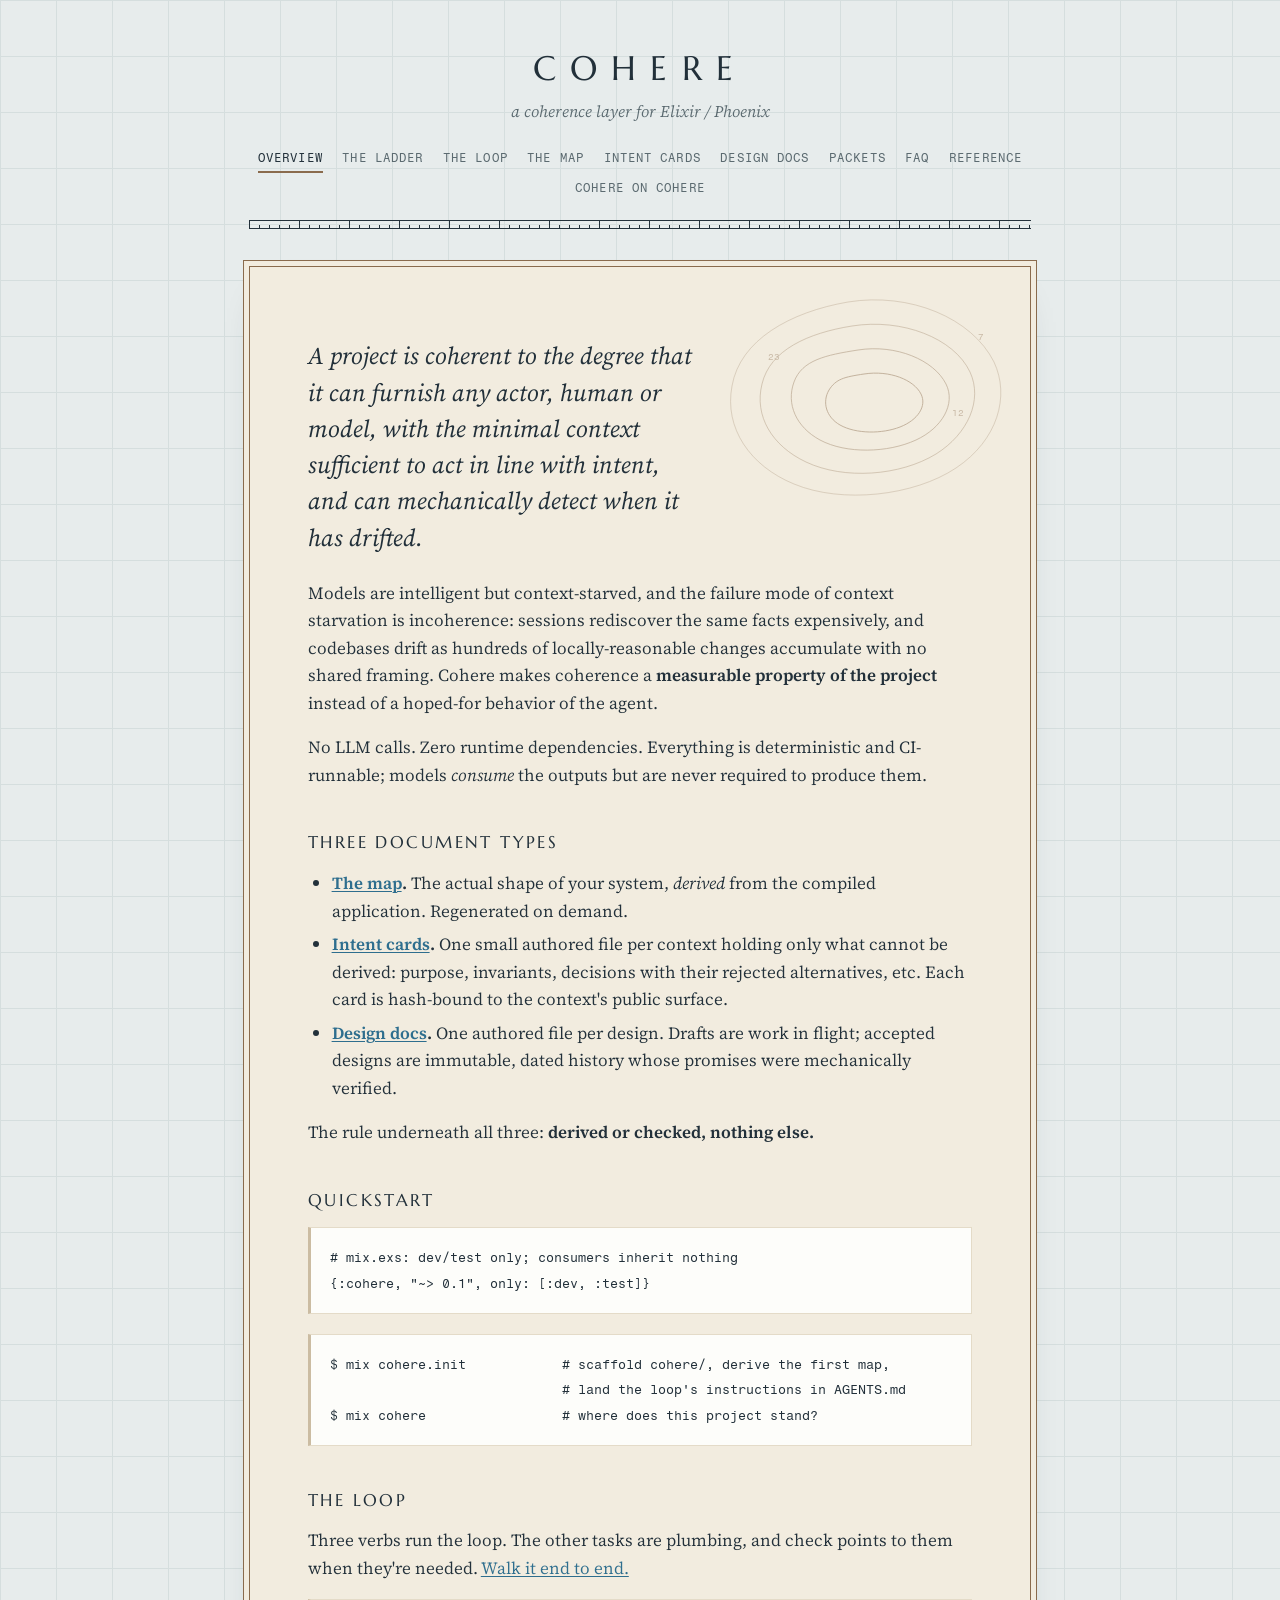
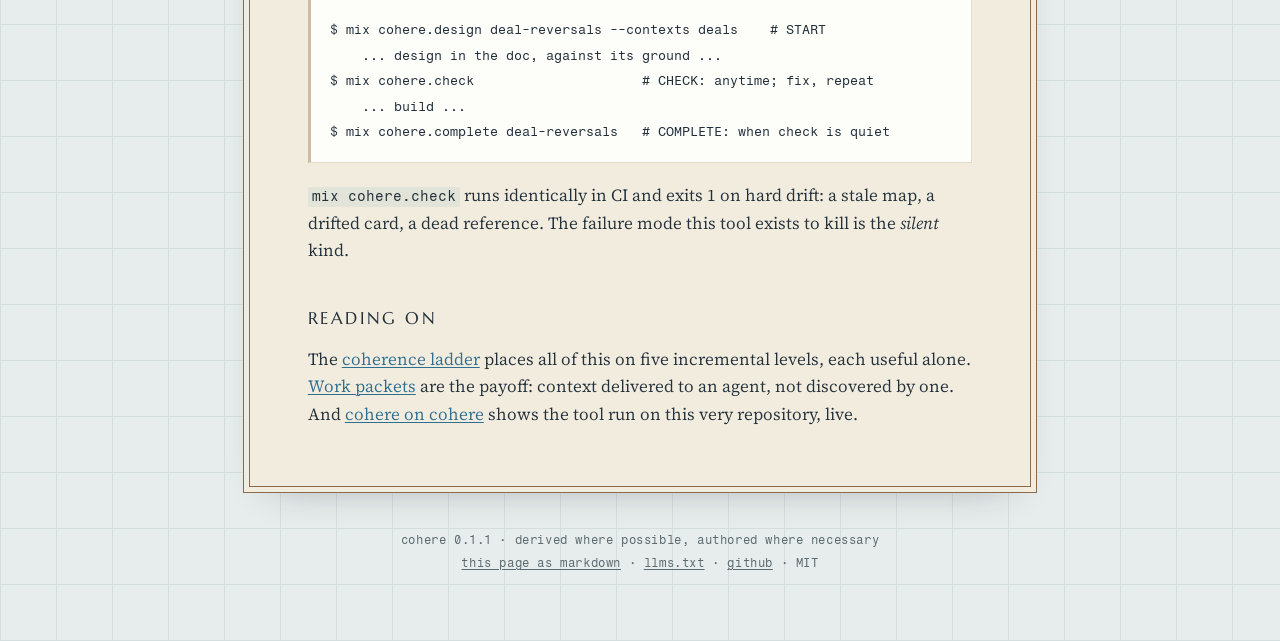
<file: docs/index.html>
<!doctype html>
<html lang="en">
<head>
<meta charset="utf-8">
<meta name="viewport" content="width=device-width, initial-scale=1">
<title>Overview · cohere</title>
<meta name="description" content="Coherence as a measurable property of the project, not a hoped-for behavior of the agent.">
<link rel="preconnect" href="https://fonts.googleapis.com">
<link rel="preconnect" href="https://fonts.gstatic.com" crossorigin>
<link href="https://fonts.googleapis.com/css2?family=Marcellus&family=Source+Serif+4:ital,opsz,wght@0,8..60,300..700;1,8..60,300..700&family=Fragment+Mono:ital@0;1&display=swap" rel="stylesheet">
<link rel="stylesheet" href="assets/site.css">
<link rel="icon" href="data:image/svg+xml,%3Csvg xmlns='http://www.w3.org/2000/svg' viewBox='0 0 32 32'%3E%3Cg fill='none' stroke='%238a6b4d' stroke-width='1.6'%3E%3Cpath d='M16 3 C 24 2.5, 29.5 9, 29 16 C 28.5 24, 22 29.5, 15 29 C 8 28.5, 2.5 23, 3 15.5 C 3.5 8, 9 3.5, 16 3 Z'/%3E%3Cpath d='M16 8.5 C 21 8.2, 24.5 12, 24 16.5 C 23.5 21, 20 24, 15.5 23.5 C 11 23, 8 20, 8.5 15.5 C 9 11, 12 8.8, 16 8.5 Z'/%3E%3Ccircle cx='16' cy='16' r='2.2' fill='%2322303a' stroke='none'/%3E%3C/g%3E%3C/svg%3E">
</head>
<body class="page-authored">
<a class="skip" href="#main">Skip to content</a>
<header class="masthead">
  <a class="brand" href="index.html">Cohere</a>
  <p class="brand-sub">a coherence layer for Elixir / Phoenix</p>
  <nav aria-label="Pages">
    <a href="index.html" aria-current="page">Overview</a><a href="ladder.html">The ladder</a><a href="loop.html">The loop</a><a href="the-map.html">The map</a><a href="intent-cards.html">Intent cards</a><a href="design-docs.html">Design docs</a><a href="packets.html">Packets</a><a href="faq.html">FAQ</a><a href="reference.html">Reference</a><a href="self.html">Cohere on cohere</a>
  </nav>
</header>
<div class="graduation" aria-hidden="true"></div>
<main id="main" class="sheet">

<div class="hero">
<svg class="hero-contours" viewBox="0 0 300 220" xmlns="http://www.w3.org/2000/svg" fill="none" stroke="#8a6b4d" stroke-width="1">
<path d="M138 14 C 200 4, 262 30, 284 74 C 300 108, 288 152, 246 180 C 204 208, 132 216, 84 196 C 40 178, 14 140, 22 98 C 30 52, 80 24, 138 14 Z" opacity="0.45"/>
<path d="M142 38 C 192 30, 244 50, 260 84 C 273 112, 258 146, 226 166 C 190 188, 134 192, 96 174 C 62 158, 44 128, 52 96 C 60 62, 98 45, 142 38 Z" opacity="0.58"/>
<path d="M148 62 C 186 56, 224 72, 236 96 C 246 116, 232 140, 206 152 C 178 165, 136 166, 110 152 C 86 139, 76 116, 84 94 C 92 72, 116 67, 148 62 Z" opacity="0.72"/>
<path d="M154 86 C 180 82, 204 92, 211 106 C 217 118, 208 132, 190 139 C 172 146, 146 146, 130 137 C 116 129, 112 114, 119 102 C 126 91, 134 89, 154 86 Z" opacity="0.88"/>
<text x="268" y="52" font-family="Fragment Mono, monospace" font-size="9" fill="#8a6b4d" stroke="none" opacity="0.8">7</text>
<text x="242" y="128" font-family="Fragment Mono, monospace" font-size="9" fill="#8a6b4d" stroke="none" opacity="0.8">12</text>
<text x="58" y="72" font-family="Fragment Mono, monospace" font-size="9" fill="#8a6b4d" stroke="none" opacity="0.8">23</text>
</svg>
<p class="hero-thesis">A project is coherent to the degree that it can furnish any actor, human or model, with the minimal context sufficient to act in line with intent, and can mechanically detect when it has drifted.</p>
</div>
<p>Models are intelligent but context-starved, and the failure mode of
context starvation is incoherence: sessions rediscover the same facts
expensively, and codebases drift as hundreds of locally-reasonable
changes accumulate with no shared framing. Cohere makes coherence a
<strong>measurable property of the project</strong> instead of a hoped-for behavior
of the agent.</p>
<p>No LLM calls. Zero runtime dependencies. Everything is deterministic
and CI-runnable; models <em>consume</em> the outputs but are never required
to produce them.</p>
<h2 id="three-document-types">Three document types</h2>
<ul>
<li><strong><a href="the-map.html">The map</a>.</strong> The actual shape of your system,
<em>derived</em> from the compiled application. Regenerated on demand.</li>
<li><strong><a href="intent-cards.html">Intent cards</a>.</strong> One small authored file per
context holding only what cannot be derived: purpose, invariants,
decisions with their rejected alternatives, etc. Each card is
hash-bound to the context's public surface.</li>
<li><strong><a href="design-docs.html">Design docs</a>.</strong> One authored file per design.
Drafts are work in flight; accepted designs are immutable, dated
history whose promises were mechanically verified.</li>
</ul>
<p>The rule underneath all three: <strong>derived or checked, nothing else.</strong></p>
<h2 id="quickstart">Quickstart</h2>
<pre><code class="lang-elixir"># mix.exs: dev/test only; consumers inherit nothing
{:cohere, "~&gt; 0.1", only: [:dev, :test]}
</code></pre>
<pre><code class="lang-console">$ mix cohere.init            # scaffold cohere/, derive the first map,
                             # land the loop's instructions in AGENTS.md
$ mix cohere                 # where does this project stand?
</code></pre>
<h2 id="the-loop">The loop</h2>
<p>Three verbs run the loop. The other tasks are plumbing, and check
points to them when they're needed. <a href="loop.html">Walk it end to end.</a></p>
<pre><code class="lang-console">$ mix cohere.design deal-reversals --contexts deals    # START
    ... design in the doc, against its ground ...
$ mix cohere.check                     # CHECK: anytime; fix, repeat
    ... build ...
$ mix cohere.complete deal-reversals   # COMPLETE: when check is quiet
</code></pre>
<p><code>mix cohere.check</code> runs identically in CI and exits 1 on hard drift:
a stale map, a drifted card, a dead reference. The failure mode this
tool exists to kill is the <em>silent</em> kind.</p>
<h2 id="reading-on">Reading on</h2>
<p>The <a href="ladder.html">coherence ladder</a> places all of this on five
incremental levels, each useful alone. <a href="packets.html">Work packets</a>
are the payoff: context delivered to an agent, not discovered by one.
And <a href="self.html">cohere on cohere</a> shows the tool run on this very
repository, live.</p>
</main>
<footer>
  <p>cohere 0.1.1 · derived where possible, authored where necessary</p>
  <p><a href="index.md">this page as markdown</a> · <a href="llms.txt">llms.txt</a> · <a href="https://github.com/mhyrr/cohere">github</a> · MIT</p>
</footer>
</body>
</html>
</file>
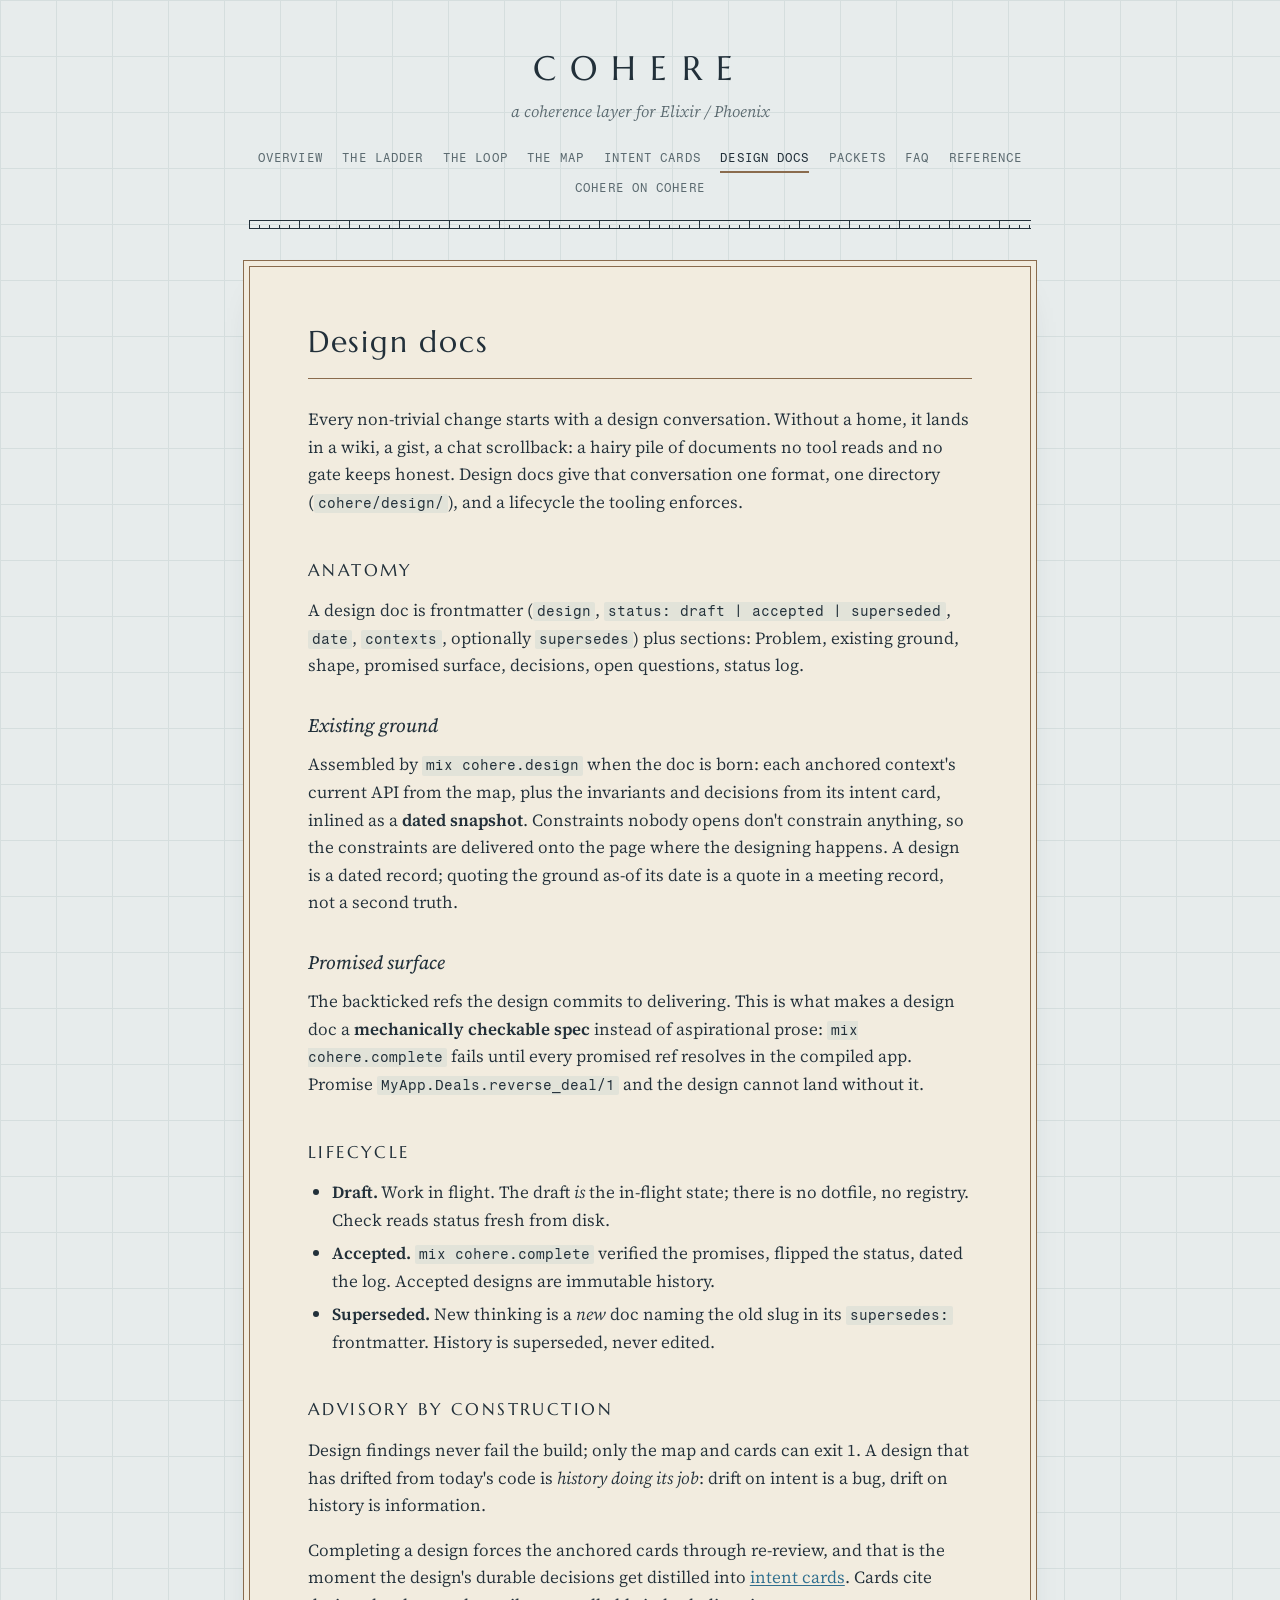
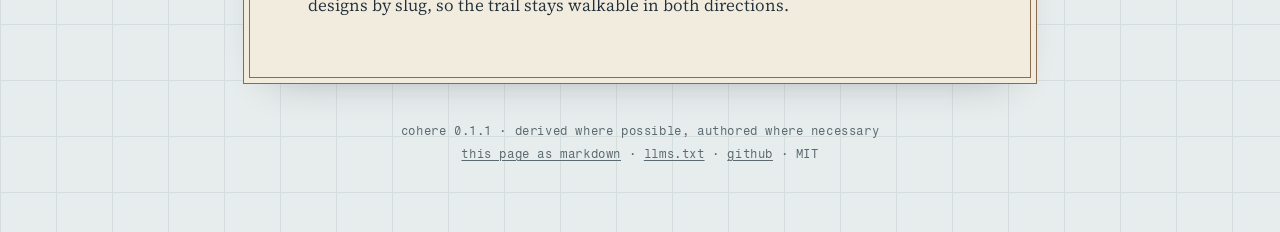
<file: docs/design-docs.html>
<!doctype html>
<html lang="en">
<head>
<meta charset="utf-8">
<meta name="viewport" content="width=device-width, initial-scale=1">
<title>Design docs · cohere</title>
<meta name="description" content="The design conversation you'd have anyway, landing in one format the tooling reads.">
<link rel="preconnect" href="https://fonts.googleapis.com">
<link rel="preconnect" href="https://fonts.gstatic.com" crossorigin>
<link href="https://fonts.googleapis.com/css2?family=Marcellus&family=Source+Serif+4:ital,opsz,wght@0,8..60,300..700;1,8..60,300..700&family=Fragment+Mono:ital@0;1&display=swap" rel="stylesheet">
<link rel="stylesheet" href="assets/site.css">
<link rel="icon" href="data:image/svg+xml,%3Csvg xmlns='http://www.w3.org/2000/svg' viewBox='0 0 32 32'%3E%3Cg fill='none' stroke='%238a6b4d' stroke-width='1.6'%3E%3Cpath d='M16 3 C 24 2.5, 29.5 9, 29 16 C 28.5 24, 22 29.5, 15 29 C 8 28.5, 2.5 23, 3 15.5 C 3.5 8, 9 3.5, 16 3 Z'/%3E%3Cpath d='M16 8.5 C 21 8.2, 24.5 12, 24 16.5 C 23.5 21, 20 24, 15.5 23.5 C 11 23, 8 20, 8.5 15.5 C 9 11, 12 8.8, 16 8.5 Z'/%3E%3Ccircle cx='16' cy='16' r='2.2' fill='%2322303a' stroke='none'/%3E%3C/g%3E%3C/svg%3E">
</head>
<body class="page-authored">
<a class="skip" href="#main">Skip to content</a>
<header class="masthead">
  <a class="brand" href="index.html">Cohere</a>
  <p class="brand-sub">a coherence layer for Elixir / Phoenix</p>
  <nav aria-label="Pages">
    <a href="index.html">Overview</a><a href="ladder.html">The ladder</a><a href="loop.html">The loop</a><a href="the-map.html">The map</a><a href="intent-cards.html">Intent cards</a><a href="design-docs.html" aria-current="page">Design docs</a><a href="packets.html">Packets</a><a href="faq.html">FAQ</a><a href="reference.html">Reference</a><a href="self.html">Cohere on cohere</a>
  </nav>
</header>
<div class="graduation" aria-hidden="true"></div>
<main id="main" class="sheet">

<h1 class="page-title">Design docs</h1>

<p>Every non-trivial change starts with a design conversation. Without a
home, it lands in a wiki, a gist, a chat scrollback: a hairy pile of
documents no tool reads and no gate keeps honest. Design docs give
that conversation one format, one directory (<code>cohere/design/</code>), and a
lifecycle the tooling enforces.</p>
<h2 id="anatomy">Anatomy</h2>
<p>A design doc is frontmatter (<code>design</code>, <code>status: draft | accepted |
superseded</code>, <code>date</code>, <code>contexts</code>, optionally <code>supersedes</code>) plus
sections: Problem, existing ground, shape, promised surface,
decisions, open questions, status log.</p>
<h3 id="existing-ground">Existing ground</h3>
<p>Assembled by <code>mix cohere.design</code> when the doc is born: each anchored
context's current API from the map, plus the invariants and decisions
from its intent card, inlined as a <strong>dated snapshot</strong>. Constraints
nobody opens don't constrain anything, so the constraints are
delivered onto the page where the designing happens. A design is a
dated record; quoting the ground as-of its date is a quote in a
meeting record, not a second truth.</p>
<h3 id="promised-surface">Promised surface</h3>
<p>The backticked refs the design commits to delivering. This is what
makes a design doc a <strong>mechanically checkable spec</strong> instead of
aspirational prose: <code>mix cohere.complete</code> fails until every promised
ref resolves in the compiled app. Promise <code>MyApp.Deals.reverse_deal/1</code>
and the design cannot land without it.</p>
<h2 id="lifecycle">Lifecycle</h2>
<ul>
<li><strong>Draft.</strong> Work in flight. The draft <em>is</em> the in-flight state;
there is no dotfile, no registry. Check reads status fresh from disk.</li>
<li><strong>Accepted.</strong> <code>mix cohere.complete</code> verified the promises, flipped
the status, dated the log. Accepted designs are immutable history.</li>
<li><strong>Superseded.</strong> New thinking is a <em>new</em> doc naming the old slug in
its <code>supersedes:</code> frontmatter. History is superseded, never edited.</li>
</ul>
<h2 id="advisory-by-construction">Advisory by construction</h2>
<p>Design findings never fail the build; only the map and cards can
exit 1. A design that has drifted from today's code is <em>history doing
its job</em>: drift on intent is a bug, drift on history is information.</p>
<p>Completing a design forces the anchored cards through re-review, and
that is the moment the design's durable decisions get distilled into
<a href="intent-cards.html">intent cards</a>. Cards cite designs by slug, so the
trail stays walkable in both directions.</p>
</main>
<footer>
  <p>cohere 0.1.1 · derived where possible, authored where necessary</p>
  <p><a href="design-docs.md">this page as markdown</a> · <a href="llms.txt">llms.txt</a> · <a href="https://github.com/mhyrr/cohere">github</a> · MIT</p>
</footer>
</body>
</html>
</file>
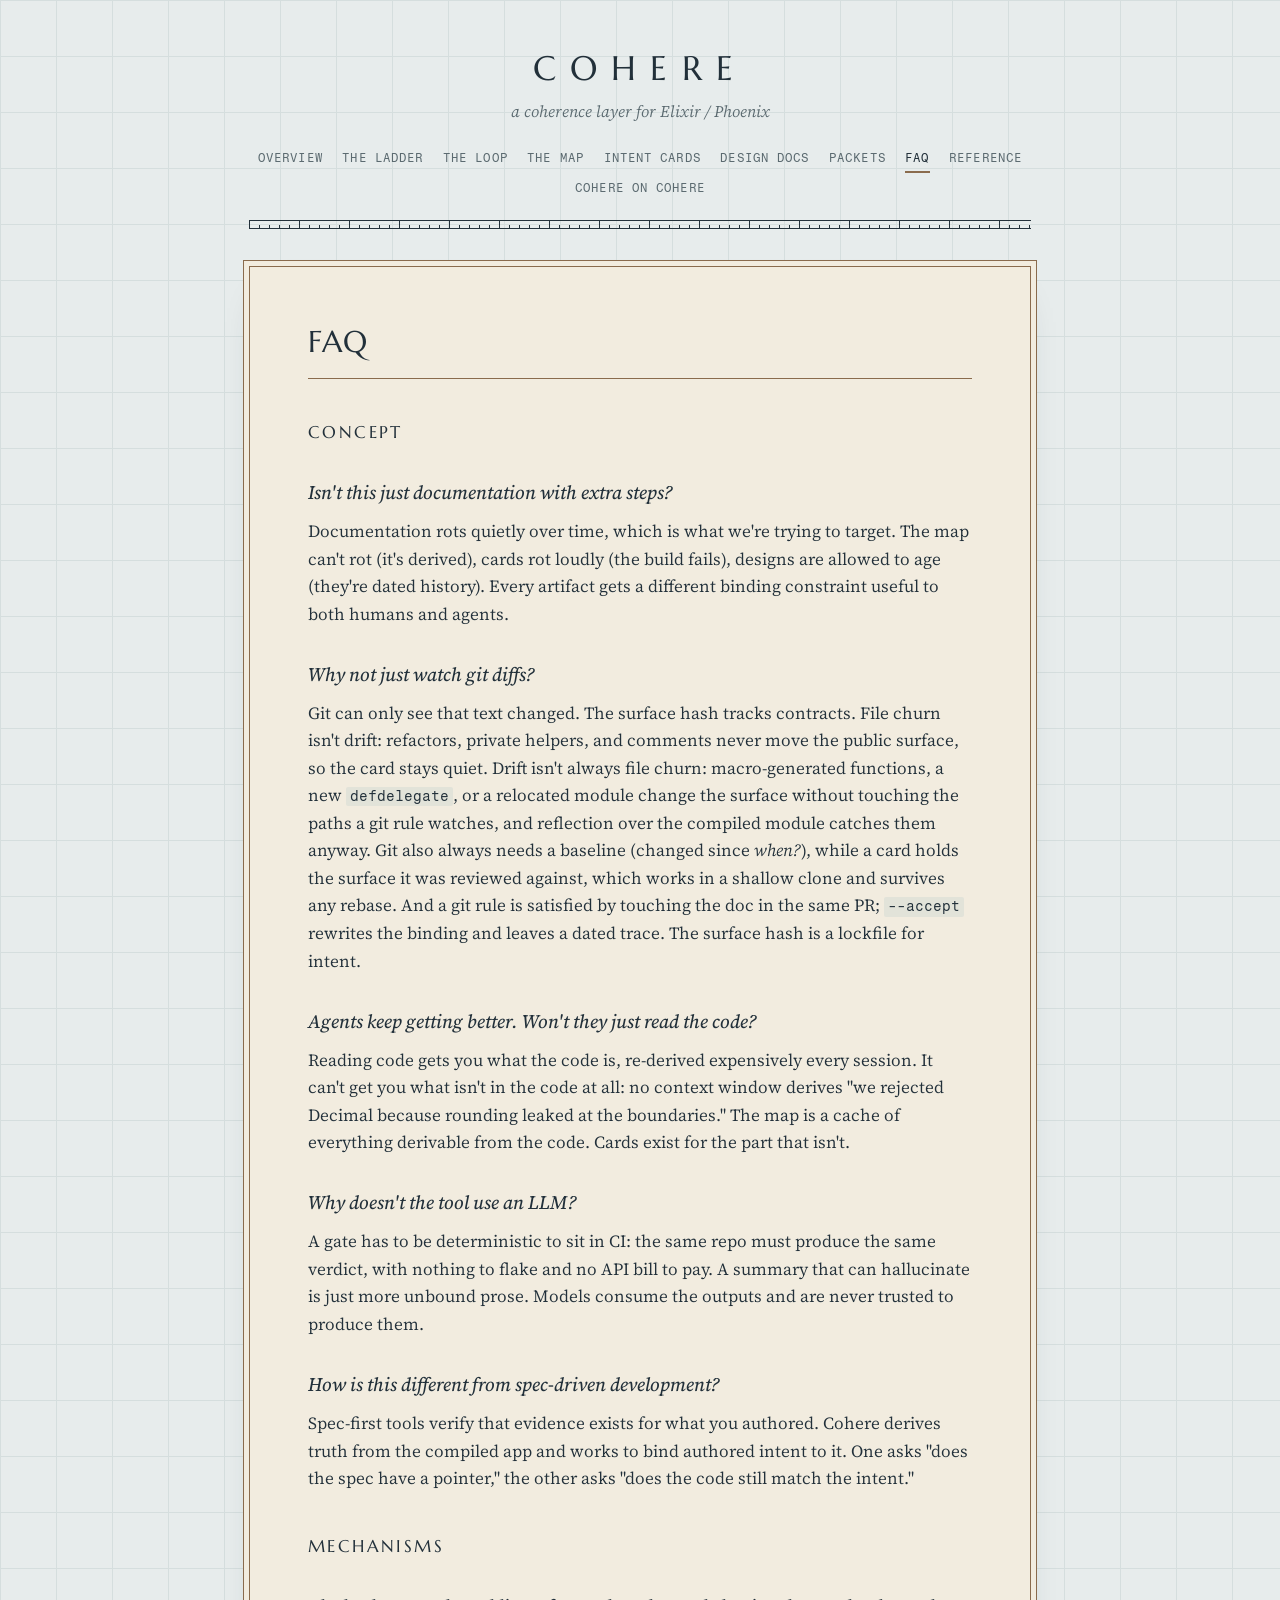
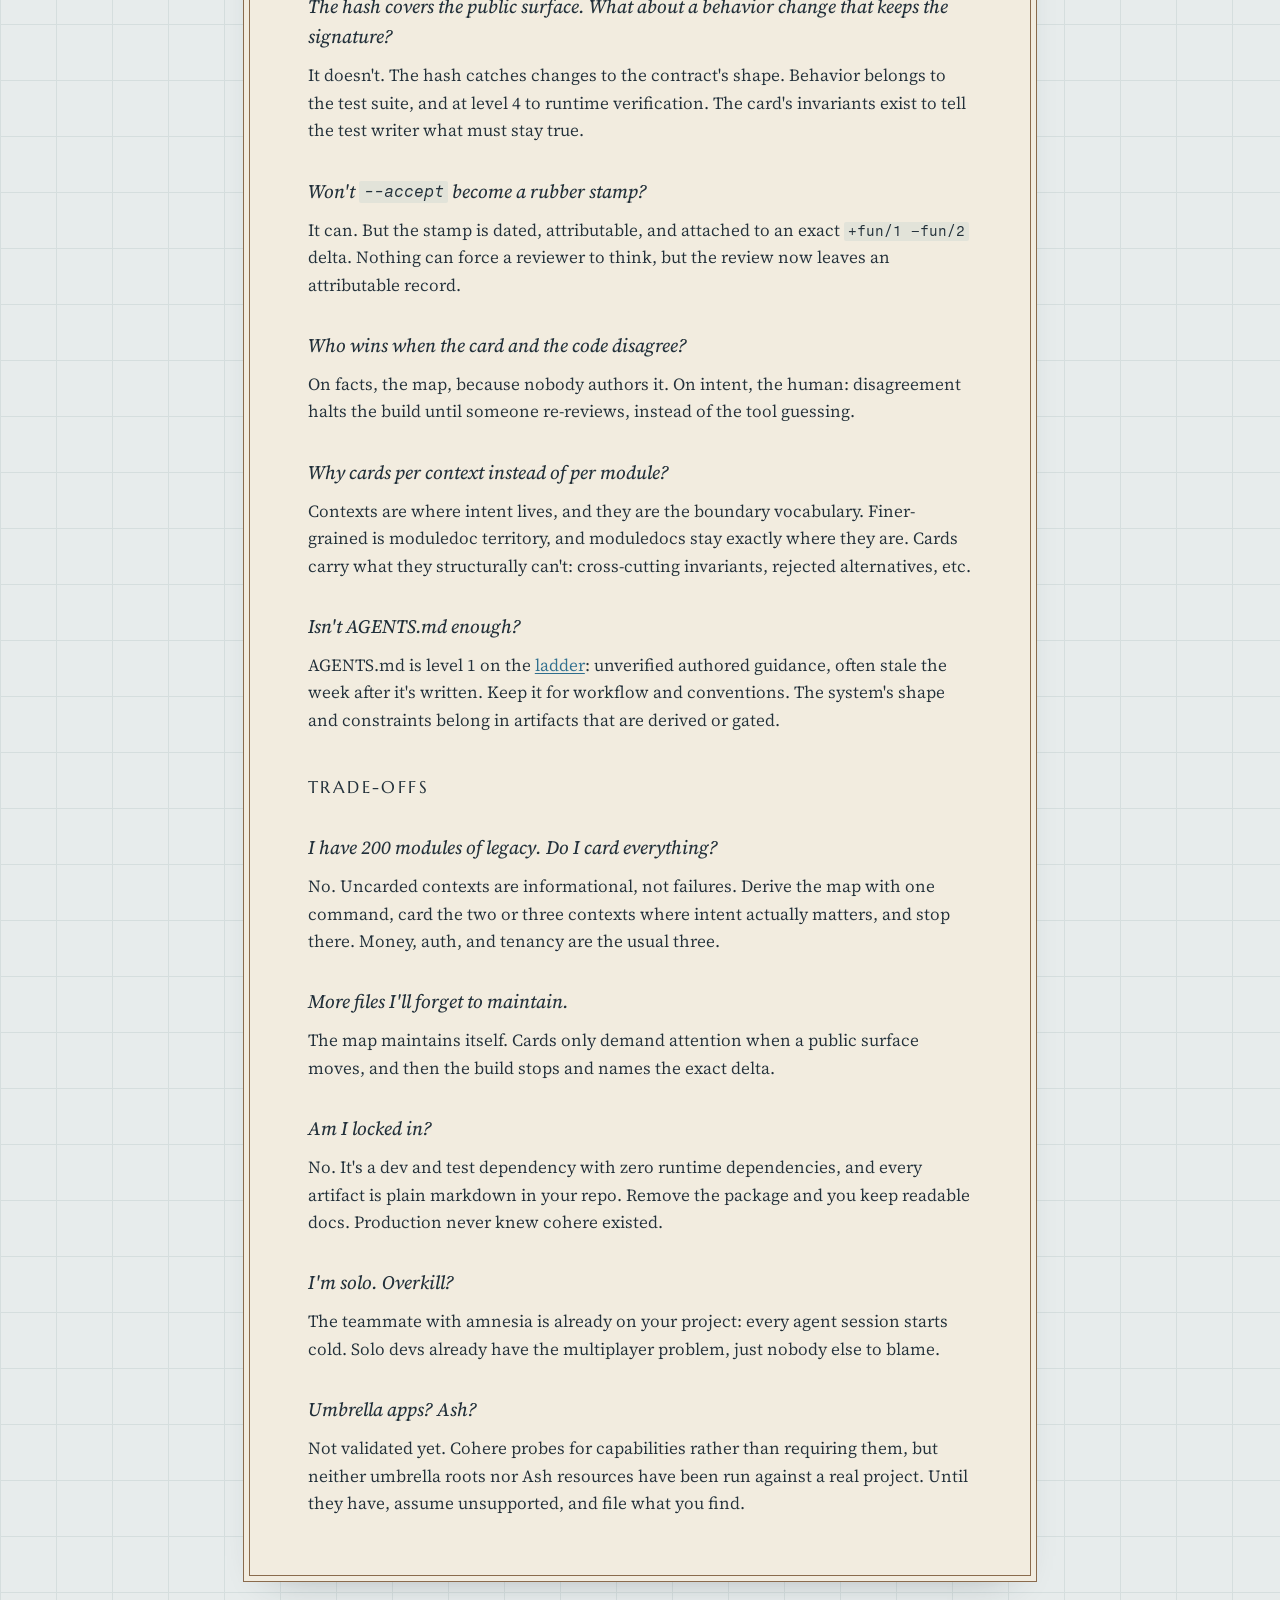
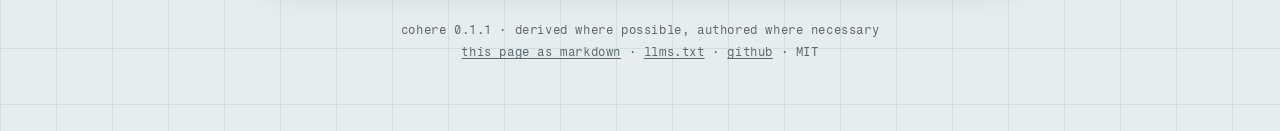
<file: docs/faq.html>
<!doctype html>
<html lang="en">
<head>
<meta charset="utf-8">
<meta name="viewport" content="width=device-width, initial-scale=1">
<title>FAQ · cohere</title>
<meta name="description" content="Common questions, short answers.">
<link rel="preconnect" href="https://fonts.googleapis.com">
<link rel="preconnect" href="https://fonts.gstatic.com" crossorigin>
<link href="https://fonts.googleapis.com/css2?family=Marcellus&family=Source+Serif+4:ital,opsz,wght@0,8..60,300..700;1,8..60,300..700&family=Fragment+Mono:ital@0;1&display=swap" rel="stylesheet">
<link rel="stylesheet" href="assets/site.css">
<link rel="icon" href="data:image/svg+xml,%3Csvg xmlns='http://www.w3.org/2000/svg' viewBox='0 0 32 32'%3E%3Cg fill='none' stroke='%238a6b4d' stroke-width='1.6'%3E%3Cpath d='M16 3 C 24 2.5, 29.5 9, 29 16 C 28.5 24, 22 29.5, 15 29 C 8 28.5, 2.5 23, 3 15.5 C 3.5 8, 9 3.5, 16 3 Z'/%3E%3Cpath d='M16 8.5 C 21 8.2, 24.5 12, 24 16.5 C 23.5 21, 20 24, 15.5 23.5 C 11 23, 8 20, 8.5 15.5 C 9 11, 12 8.8, 16 8.5 Z'/%3E%3Ccircle cx='16' cy='16' r='2.2' fill='%2322303a' stroke='none'/%3E%3C/g%3E%3C/svg%3E">
</head>
<body class="page-authored">
<a class="skip" href="#main">Skip to content</a>
<header class="masthead">
  <a class="brand" href="index.html">Cohere</a>
  <p class="brand-sub">a coherence layer for Elixir / Phoenix</p>
  <nav aria-label="Pages">
    <a href="index.html">Overview</a><a href="ladder.html">The ladder</a><a href="loop.html">The loop</a><a href="the-map.html">The map</a><a href="intent-cards.html">Intent cards</a><a href="design-docs.html">Design docs</a><a href="packets.html">Packets</a><a href="faq.html" aria-current="page">FAQ</a><a href="reference.html">Reference</a><a href="self.html">Cohere on cohere</a>
  </nav>
</header>
<div class="graduation" aria-hidden="true"></div>
<main id="main" class="sheet">

<h1 class="page-title">FAQ</h1>

<h2 id="concept">Concept</h2>
<h3 id="isn-t-this-just-documentation-with-extra-steps">Isn't this just documentation with extra steps?</h3>
<p>Documentation rots quietly over time, which is what we're trying to
target. The map can't rot (it's derived), cards rot loudly (the build
fails), designs are allowed to age (they're dated history). Every
artifact gets a different binding constraint useful to both humans
and agents.</p>
<h3 id="why-not-just-watch-git-diffs">Why not just watch git diffs?</h3>
<p>Git can only see that text changed. The surface hash tracks
contracts. File churn isn't drift: refactors, private helpers, and
comments never move the public surface, so the card stays quiet. Drift isn't always file
churn: macro-generated functions, a new <code>defdelegate</code>, or a relocated
module change the surface without touching the paths a git rule
watches, and reflection over the compiled module catches them anyway.
Git also always needs a baseline (changed since <em>when?</em>), while a card
holds the surface it was reviewed against, which works in a shallow
clone and survives any rebase. And a git rule is satisfied by touching
the doc in the same PR; <code>--accept</code> rewrites the binding and leaves a
dated trace. The surface hash is a lockfile for intent.</p>
<h3 id="agents-keep-getting-better-won-t-they-just-read-the-code">Agents keep getting better. Won't they just read the code?</h3>
<p>Reading code gets you what the code is, re-derived expensively every
session. It can't get you what isn't in the code at all: no context
window derives "we rejected Decimal because rounding leaked at the
boundaries." The map is a cache of everything derivable from the
code. Cards exist for the part that isn't.</p>
<h3 id="why-doesn-t-the-tool-use-an-llm">Why doesn't the tool use an LLM?</h3>
<p>A gate has to be deterministic to sit in CI: the same repo must
produce the same verdict, with nothing to flake and no API bill to
pay. A summary that can hallucinate is just more unbound prose.
Models consume the outputs and are never trusted to produce them.</p>
<h3 id="how-is-this-different-from-spec-driven-development">How is this different from spec-driven development?</h3>
<p>Spec-first tools verify that evidence exists for what you authored.
Cohere derives truth from the compiled app and works to bind authored
intent to it. One asks "does
the spec have a pointer," the other asks "does the code still match
the intent."</p>
<h2 id="mechanisms">Mechanisms</h2>
<h3 id="the-hash-covers-the-public-surface-what-about-a-behavior-change-that-keeps-the-signature">The hash covers the public surface. What about a behavior change that keeps the signature?</h3>
<p>It doesn't. The hash catches changes to the contract's shape.
Behavior belongs to the test suite, and at level 4 to runtime
verification. The card's invariants exist to tell the test writer
what must stay true.</p>
<h3 id="won-t-accept-become-a-rubber-stamp">Won't <code>--accept</code> become a rubber stamp?</h3>
<p>It can. But the stamp is dated, attributable, and attached to an
exact <code>+fun/1 −fun/2</code> delta. Nothing can force a reviewer to think,
but the review now leaves an attributable record.</p>
<h3 id="who-wins-when-the-card-and-the-code-disagree">Who wins when the card and the code disagree?</h3>
<p>On facts, the map, because nobody authors it. On intent, the human:
disagreement halts the build until someone re-reviews, instead of the
tool guessing.</p>
<h3 id="why-cards-per-context-instead-of-per-module">Why cards per context instead of per module?</h3>
<p>Contexts are where intent lives, and they are the boundary
vocabulary. Finer-grained is moduledoc territory, and
moduledocs stay exactly where they are. Cards carry what they
structurally can't: cross-cutting invariants, rejected alternatives,
etc.</p>
<h3 id="isn-t-agents-md-enough">Isn't AGENTS.md enough?</h3>
<p>AGENTS.md is level 1 on the <a href="ladder.html">ladder</a>: unverified
authored guidance, often stale the week after it's written. Keep it
for workflow and conventions. The system's shape and constraints
belong in artifacts that are derived or gated.</p>
<h2 id="trade-offs">Trade-offs</h2>
<h3 id="i-have-200-modules-of-legacy-do-i-card-everything">I have 200 modules of legacy. Do I card everything?</h3>
<p>No. Uncarded contexts are informational, not failures. Derive the
map with one command, card the two or three contexts where intent
actually matters, and stop there. Money, auth, and tenancy are the
usual three.</p>
<h3 id="more-files-i-ll-forget-to-maintain">More files I'll forget to maintain.</h3>
<p>The map maintains itself. Cards only demand attention when a public
surface moves, and then the build stops and names the exact delta.</p>
<h3 id="am-i-locked-in">Am I locked in?</h3>
<p>No. It's a dev and test dependency with zero runtime dependencies, and
every artifact is plain markdown in your repo. Remove the package and
you keep readable docs. Production never knew cohere existed.</p>
<h3 id="i-m-solo-overkill">I'm solo. Overkill?</h3>
<p>The teammate with amnesia is already on your project: every agent
session starts cold. Solo devs already have the multiplayer problem,
just nobody else to blame.</p>
<h3 id="umbrella-apps-ash">Umbrella apps? Ash?</h3>
<p>Not validated yet. Cohere probes for capabilities rather than
requiring them, but neither umbrella roots nor Ash resources have been
run against a real project. Until they have, assume unsupported, and
file what you find.</p>
</main>
<footer>
  <p>cohere 0.1.1 · derived where possible, authored where necessary</p>
  <p><a href="faq.md">this page as markdown</a> · <a href="llms.txt">llms.txt</a> · <a href="https://github.com/mhyrr/cohere">github</a> · MIT</p>
</footer>
</body>
</html>
</file>
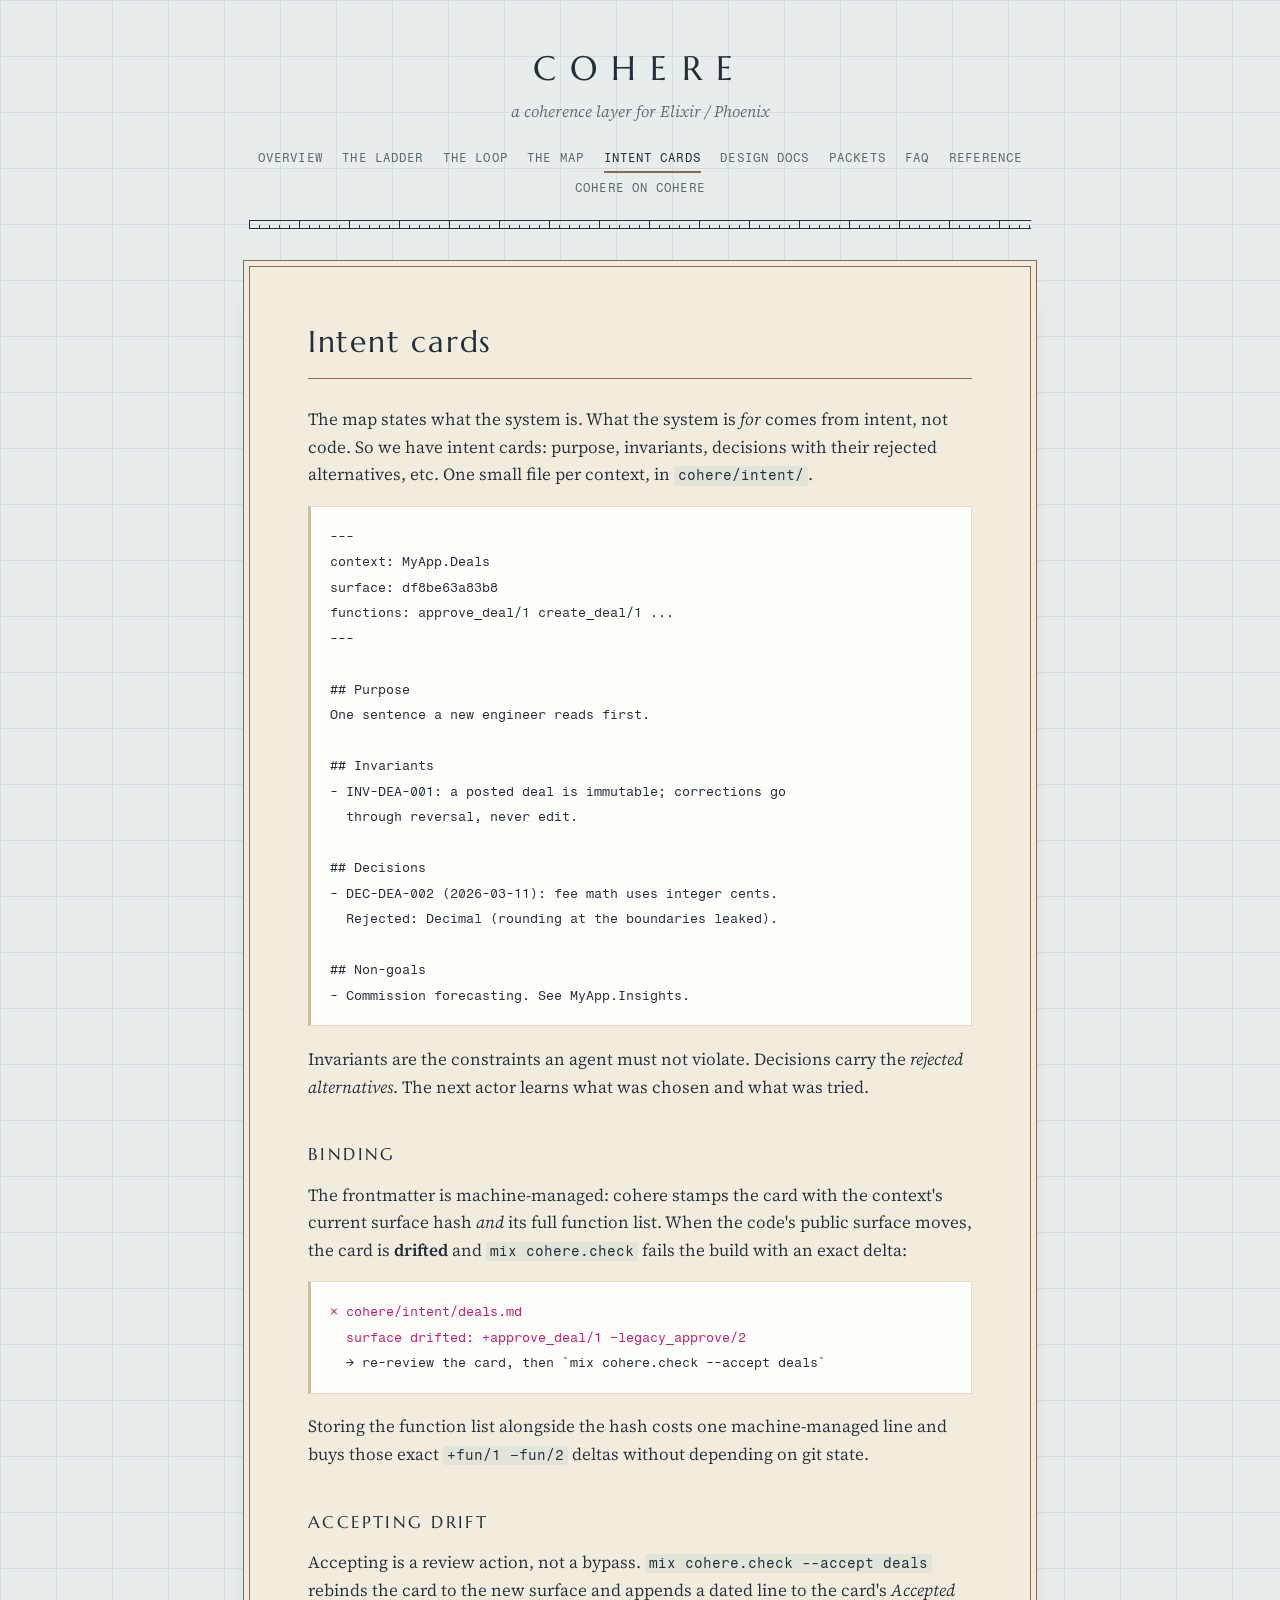
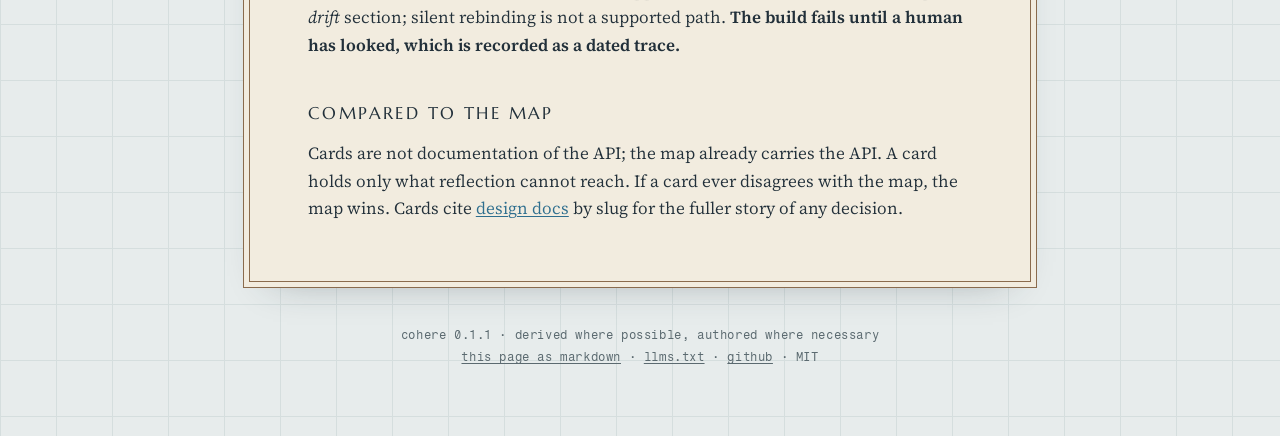
<file: docs/intent-cards.html>
<!doctype html>
<html lang="en">
<head>
<meta charset="utf-8">
<meta name="viewport" content="width=device-width, initial-scale=1">
<title>Intent cards · cohere</title>
<meta name="description" content="The authored layer of purpose, invariants, and decisions, hash-bound to the code so drift fails the build.">
<link rel="preconnect" href="https://fonts.googleapis.com">
<link rel="preconnect" href="https://fonts.gstatic.com" crossorigin>
<link href="https://fonts.googleapis.com/css2?family=Marcellus&family=Source+Serif+4:ital,opsz,wght@0,8..60,300..700;1,8..60,300..700&family=Fragment+Mono:ital@0;1&display=swap" rel="stylesheet">
<link rel="stylesheet" href="assets/site.css">
<link rel="icon" href="data:image/svg+xml,%3Csvg xmlns='http://www.w3.org/2000/svg' viewBox='0 0 32 32'%3E%3Cg fill='none' stroke='%238a6b4d' stroke-width='1.6'%3E%3Cpath d='M16 3 C 24 2.5, 29.5 9, 29 16 C 28.5 24, 22 29.5, 15 29 C 8 28.5, 2.5 23, 3 15.5 C 3.5 8, 9 3.5, 16 3 Z'/%3E%3Cpath d='M16 8.5 C 21 8.2, 24.5 12, 24 16.5 C 23.5 21, 20 24, 15.5 23.5 C 11 23, 8 20, 8.5 15.5 C 9 11, 12 8.8, 16 8.5 Z'/%3E%3Ccircle cx='16' cy='16' r='2.2' fill='%2322303a' stroke='none'/%3E%3C/g%3E%3C/svg%3E">
</head>
<body class="page-authored">
<a class="skip" href="#main">Skip to content</a>
<header class="masthead">
  <a class="brand" href="index.html">Cohere</a>
  <p class="brand-sub">a coherence layer for Elixir / Phoenix</p>
  <nav aria-label="Pages">
    <a href="index.html">Overview</a><a href="ladder.html">The ladder</a><a href="loop.html">The loop</a><a href="the-map.html">The map</a><a href="intent-cards.html" aria-current="page">Intent cards</a><a href="design-docs.html">Design docs</a><a href="packets.html">Packets</a><a href="faq.html">FAQ</a><a href="reference.html">Reference</a><a href="self.html">Cohere on cohere</a>
  </nav>
</header>
<div class="graduation" aria-hidden="true"></div>
<main id="main" class="sheet">

<h1 class="page-title">Intent cards</h1>

<p>The map states what the system is. What the system is <em>for</em> comes
from intent, not code. So we have intent cards: purpose, invariants,
decisions with their rejected alternatives, etc.
One small file per context, in <code>cohere/intent/</code>.</p>
<pre><code class="lang-markdown">---
context: MyApp.Deals
surface: df8be63a83b8
functions: approve_deal/1 create_deal/1 ...
---

## Purpose
One sentence a new engineer reads first.

## Invariants
- INV-DEA-001: a posted deal is immutable; corrections go
  through reversal, never edit.

## Decisions
- DEC-DEA-002 (2026-03-11): fee math uses integer cents.
  Rejected: Decimal (rounding at the boundaries leaked).

## Non-goals
- Commission forecasting. See MyApp.Insights.
</code></pre>
<p>Invariants are the constraints an agent must not violate. Decisions
carry the <em>rejected alternatives</em>. The next actor learns what was
chosen and what was tried.</p>
<h2 id="binding">Binding</h2>
<p>The frontmatter is machine-managed: cohere stamps the card with the
context's current surface hash <em>and</em> its full function list. When the
code's public surface moves, the card is <strong>drifted</strong> and
<code>mix cohere.check</code> fails the build with an exact delta:</p>
<pre><code><span class="hazard">✗ cohere/intent/deals.md
  surface drifted: +approve_deal/1 −legacy_approve/2</span>
  → re-review the card, then `mix cohere.check --accept deals`</code></pre>
<p>Storing the function list alongside the hash costs one machine-managed
line and buys those exact <code>+fun/1 −fun/2</code> deltas without depending on
git state.</p>
<h2 id="accepting-drift">Accepting drift</h2>
<p>Accepting is a review action, not a bypass. <code>mix cohere.check --accept
deals</code> rebinds the card to the new surface and appends a dated line to
the card's <em>Accepted drift</em> section; silent rebinding is not a
supported path. <strong>The build fails until a human has looked, which is
recorded as a dated trace.</strong></p>
<h2 id="compared-to-the-map">Compared to the map</h2>
<p>Cards are not documentation of the API; the map already carries the
API. A card holds only what reflection cannot reach. If a card ever
disagrees with the map, the map wins.
Cards cite <a href="design-docs.html">design docs</a> by slug for the fuller
story of any decision.</p>
</main>
<footer>
  <p>cohere 0.1.1 · derived where possible, authored where necessary</p>
  <p><a href="intent-cards.md">this page as markdown</a> · <a href="llms.txt">llms.txt</a> · <a href="https://github.com/mhyrr/cohere">github</a> · MIT</p>
</footer>
</body>
</html>
</file>
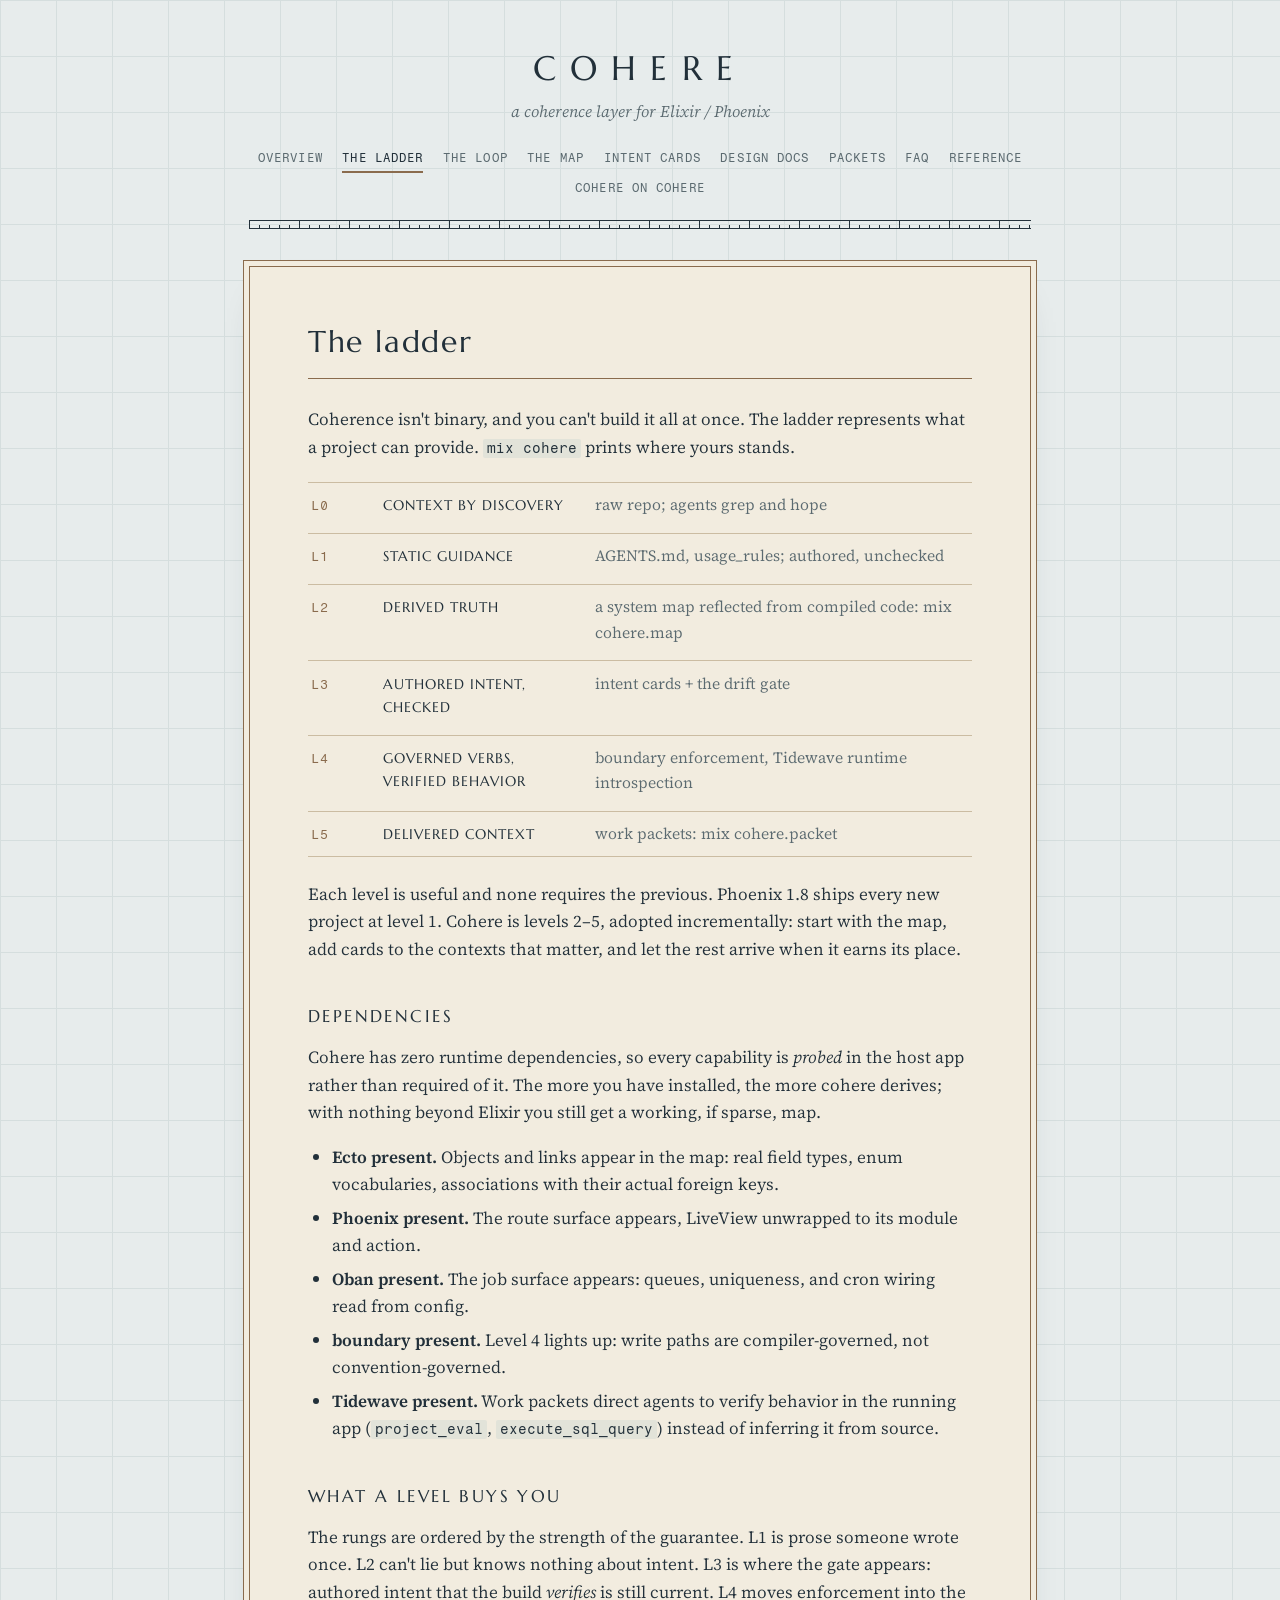
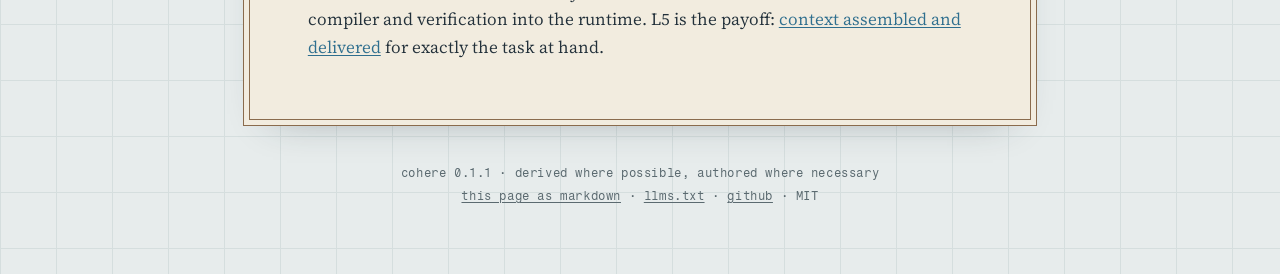
<file: docs/ladder.html>
<!doctype html>
<html lang="en">
<head>
<meta charset="utf-8">
<meta name="viewport" content="width=device-width, initial-scale=1">
<title>The ladder · cohere</title>
<meta name="description" content="Five levels of coherence, each useful alone, adopted incrementally.">
<link rel="preconnect" href="https://fonts.googleapis.com">
<link rel="preconnect" href="https://fonts.gstatic.com" crossorigin>
<link href="https://fonts.googleapis.com/css2?family=Marcellus&family=Source+Serif+4:ital,opsz,wght@0,8..60,300..700;1,8..60,300..700&family=Fragment+Mono:ital@0;1&display=swap" rel="stylesheet">
<link rel="stylesheet" href="assets/site.css">
<link rel="icon" href="data:image/svg+xml,%3Csvg xmlns='http://www.w3.org/2000/svg' viewBox='0 0 32 32'%3E%3Cg fill='none' stroke='%238a6b4d' stroke-width='1.6'%3E%3Cpath d='M16 3 C 24 2.5, 29.5 9, 29 16 C 28.5 24, 22 29.5, 15 29 C 8 28.5, 2.5 23, 3 15.5 C 3.5 8, 9 3.5, 16 3 Z'/%3E%3Cpath d='M16 8.5 C 21 8.2, 24.5 12, 24 16.5 C 23.5 21, 20 24, 15.5 23.5 C 11 23, 8 20, 8.5 15.5 C 9 11, 12 8.8, 16 8.5 Z'/%3E%3Ccircle cx='16' cy='16' r='2.2' fill='%2322303a' stroke='none'/%3E%3C/g%3E%3C/svg%3E">
</head>
<body class="page-authored">
<a class="skip" href="#main">Skip to content</a>
<header class="masthead">
  <a class="brand" href="index.html">Cohere</a>
  <p class="brand-sub">a coherence layer for Elixir / Phoenix</p>
  <nav aria-label="Pages">
    <a href="index.html">Overview</a><a href="ladder.html" aria-current="page">The ladder</a><a href="loop.html">The loop</a><a href="the-map.html">The map</a><a href="intent-cards.html">Intent cards</a><a href="design-docs.html">Design docs</a><a href="packets.html">Packets</a><a href="faq.html">FAQ</a><a href="reference.html">Reference</a><a href="self.html">Cohere on cohere</a>
  </nav>
</header>
<div class="graduation" aria-hidden="true"></div>
<main id="main" class="sheet">

<h1 class="page-title">The ladder</h1>

<p>Coherence isn't binary, and you can't build it all at once. The ladder
represents what a project can provide. <code>mix cohere</code> prints
where yours stands.</p>
<ul class="rungs">
<li><span class="lvl">L0</span><span class="what">Context by discovery</span><span class="how">raw repo; agents grep and hope</span></li>
<li><span class="lvl">L1</span><span class="what">Static guidance</span><span class="how">AGENTS.md, usage_rules; authored, unchecked</span></li>
<li><span class="lvl">L2</span><span class="what">Derived truth</span><span class="how">a system map reflected from compiled code: mix cohere.map</span></li>
<li><span class="lvl">L3</span><span class="what">Authored intent, checked</span><span class="how">intent cards + the drift gate</span></li>
<li><span class="lvl">L4</span><span class="what">Governed verbs, verified behavior</span><span class="how">boundary enforcement, Tidewave runtime introspection</span></li>
<li><span class="lvl">L5</span><span class="what">Delivered context</span><span class="how">work packets: mix cohere.packet</span></li>
</ul>
<p>Each level is useful and none requires the previous. Phoenix 1.8
ships every new project at level 1. Cohere is levels 2–5, adopted
incrementally: start with the map, add cards to the contexts that
matter, and let the rest arrive when it earns its place.</p>
<h2 id="dependencies">Dependencies</h2>
<p>Cohere has zero runtime dependencies, so every capability is <em>probed</em>
in the host app rather than required of it. The more you have
installed, the more cohere derives; with nothing beyond Elixir you
still get a working, if sparse, map.</p>
<ul>
<li><strong>Ecto present.</strong> Objects and links appear in the map: real field
types, enum vocabularies, associations with their actual foreign keys.</li>
<li><strong>Phoenix present.</strong> The route surface appears, LiveView unwrapped
to its module and action.</li>
<li><strong>Oban present.</strong> The job surface appears: queues, uniqueness, and
cron wiring read from config.</li>
<li><strong>boundary present.</strong> Level 4 lights up: write paths are
compiler-governed, not convention-governed.</li>
<li><strong>Tidewave present.</strong> Work packets direct agents to verify behavior
in the running app (<code>project_eval</code>, <code>execute_sql_query</code>) instead of
inferring it from source.</li>
</ul>
<h2 id="what-a-level-buys-you">What a level buys you</h2>
<p>The rungs are ordered by the strength of the guarantee. L1 is prose
someone wrote once. L2 can't lie but knows nothing about intent.
L3 is where the gate appears: authored intent
that the build <em>verifies</em> is still current. L4 moves enforcement into
the compiler and verification into the runtime. L5 is the payoff:
<a href="packets.html">context assembled and delivered</a> for exactly the task
at hand.</p>
</main>
<footer>
  <p>cohere 0.1.1 · derived where possible, authored where necessary</p>
  <p><a href="ladder.md">this page as markdown</a> · <a href="llms.txt">llms.txt</a> · <a href="https://github.com/mhyrr/cohere">github</a> · MIT</p>
</footer>
</body>
</html>
</file>
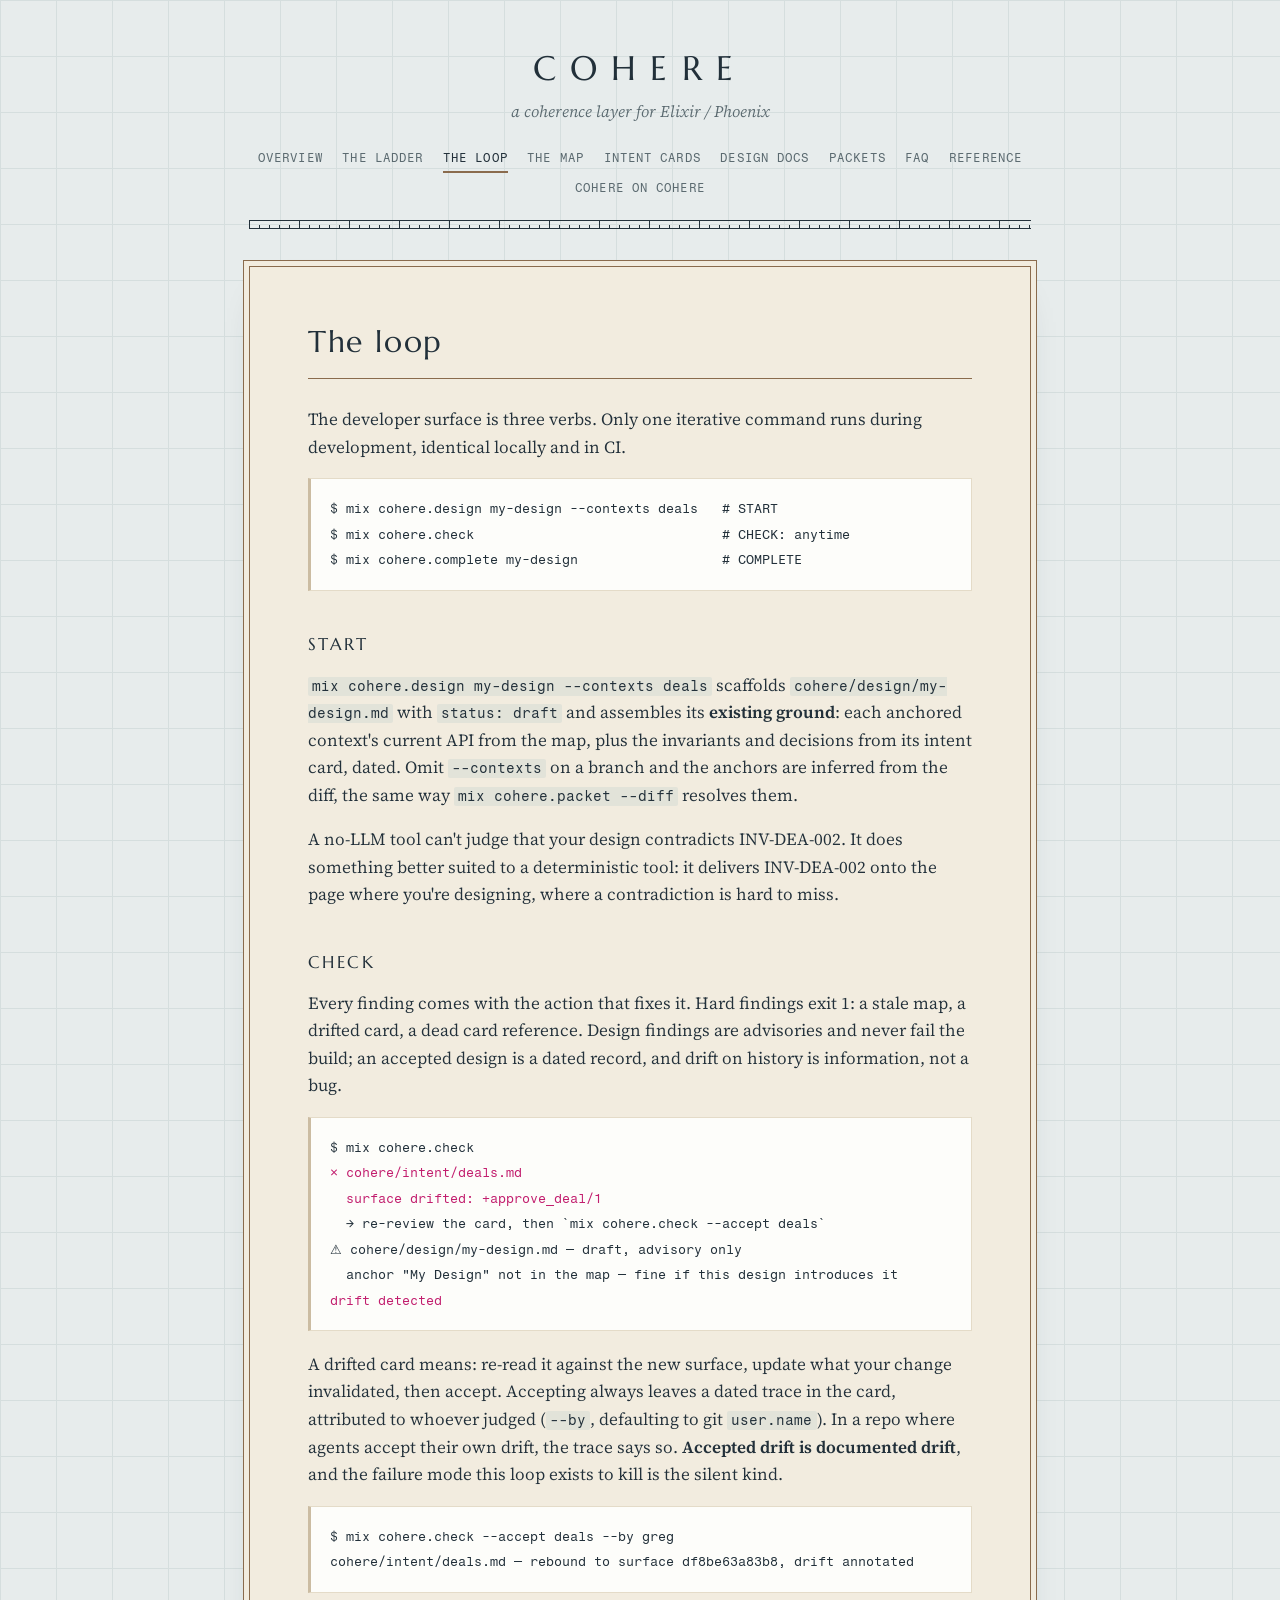
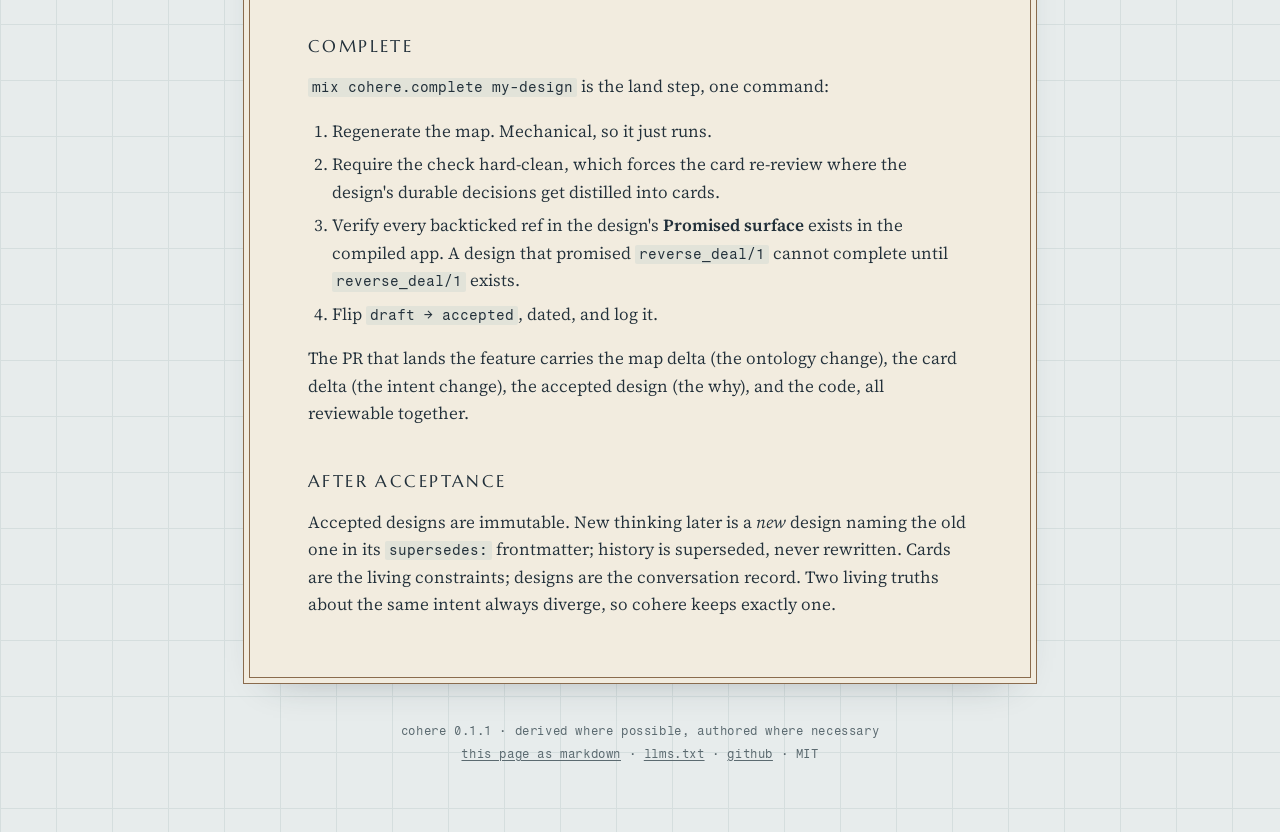
<file: docs/loop.html>
<!doctype html>
<html lang="en">
<head>
<meta charset="utf-8">
<meta name="viewport" content="width=device-width, initial-scale=1">
<title>The loop · cohere</title>
<meta name="description" content="Design, check, complete. The feature loop, walked end to end.">
<link rel="preconnect" href="https://fonts.googleapis.com">
<link rel="preconnect" href="https://fonts.gstatic.com" crossorigin>
<link href="https://fonts.googleapis.com/css2?family=Marcellus&family=Source+Serif+4:ital,opsz,wght@0,8..60,300..700;1,8..60,300..700&family=Fragment+Mono:ital@0;1&display=swap" rel="stylesheet">
<link rel="stylesheet" href="assets/site.css">
<link rel="icon" href="data:image/svg+xml,%3Csvg xmlns='http://www.w3.org/2000/svg' viewBox='0 0 32 32'%3E%3Cg fill='none' stroke='%238a6b4d' stroke-width='1.6'%3E%3Cpath d='M16 3 C 24 2.5, 29.5 9, 29 16 C 28.5 24, 22 29.5, 15 29 C 8 28.5, 2.5 23, 3 15.5 C 3.5 8, 9 3.5, 16 3 Z'/%3E%3Cpath d='M16 8.5 C 21 8.2, 24.5 12, 24 16.5 C 23.5 21, 20 24, 15.5 23.5 C 11 23, 8 20, 8.5 15.5 C 9 11, 12 8.8, 16 8.5 Z'/%3E%3Ccircle cx='16' cy='16' r='2.2' fill='%2322303a' stroke='none'/%3E%3C/g%3E%3C/svg%3E">
</head>
<body class="page-authored">
<a class="skip" href="#main">Skip to content</a>
<header class="masthead">
  <a class="brand" href="index.html">Cohere</a>
  <p class="brand-sub">a coherence layer for Elixir / Phoenix</p>
  <nav aria-label="Pages">
    <a href="index.html">Overview</a><a href="ladder.html">The ladder</a><a href="loop.html" aria-current="page">The loop</a><a href="the-map.html">The map</a><a href="intent-cards.html">Intent cards</a><a href="design-docs.html">Design docs</a><a href="packets.html">Packets</a><a href="faq.html">FAQ</a><a href="reference.html">Reference</a><a href="self.html">Cohere on cohere</a>
  </nav>
</header>
<div class="graduation" aria-hidden="true"></div>
<main id="main" class="sheet">

<h1 class="page-title">The loop</h1>

<p>The developer surface is three verbs. Only one iterative command runs
during development, identical locally and in CI.</p>
<pre><code class="lang-console">$ mix cohere.design my-design --contexts deals   # START
$ mix cohere.check                               # CHECK: anytime
$ mix cohere.complete my-design                  # COMPLETE
</code></pre>
<h2 id="start">Start</h2>
<p><code>mix cohere.design my-design --contexts deals</code> scaffolds
<code>cohere/design/my-design.md</code> with <code>status: draft</code> and assembles
its <strong>existing ground</strong>: each anchored context's current API from the
map, plus the invariants and decisions from its intent card, dated.
Omit <code>--contexts</code> on a branch and the anchors are inferred from the
diff, the same way <code>mix cohere.packet --diff</code> resolves them.</p>
<p>A no-LLM tool can't judge that your design contradicts INV-DEA-002.
It does something better suited to a deterministic tool: it delivers
INV-DEA-002 onto the page where you're designing, where a
contradiction is hard to miss.</p>
<h2 id="check">Check</h2>
<p>Every finding comes with the action that fixes it. Hard findings exit
1: a stale map, a drifted card, a dead card reference. Design findings
are advisories and never fail the build; an accepted design is a dated
record, and drift on history is information, not a bug.</p>
<pre><code>$ mix cohere.check
<span class="hazard">✗ cohere/intent/deals.md
  surface drifted: +approve_deal/1</span>
  → re-review the card, then `mix cohere.check --accept deals`
⚠ cohere/design/my-design.md — draft, advisory only
  anchor "My Design" not in the map — fine if this design introduces it
<span class="hazard">drift detected</span></code></pre>
<p>A drifted card means: re-read it against the new surface, update what
your change invalidated, then accept. Accepting always leaves a dated
trace in the card, attributed to whoever judged (<code>--by</code>, defaulting to
git <code>user.name</code>). In a repo where agents accept their own drift, the
trace says so. <strong>Accepted drift is documented drift</strong>, and the failure
mode this loop exists to kill is the silent kind.</p>
<pre><code class="lang-console">$ mix cohere.check --accept deals --by greg
cohere/intent/deals.md — rebound to surface df8be63a83b8, drift annotated
</code></pre>
<h2 id="complete">Complete</h2>
<p><code>mix cohere.complete my-design</code> is the land step, one command:</p>
<ol>
<li>Regenerate the map. Mechanical, so it just runs.</li>
<li>Require the check hard-clean, which forces the card re-review
where the design's durable decisions get distilled into cards.</li>
<li>Verify every backticked ref in the design's <strong>Promised surface</strong>
exists in the compiled app. A design that promised <code>reverse_deal/1</code>
cannot complete until <code>reverse_deal/1</code> exists.</li>
<li>Flip <code>draft → accepted</code>, dated, and log it.</li>
</ol>
<p>The PR that lands the feature carries the map delta (the ontology
change), the card delta (the intent change), the accepted design (the
why), and the code, all reviewable together.</p>
<h2 id="after-acceptance">After acceptance</h2>
<p>Accepted designs are immutable. New thinking later is a <em>new</em> design
naming the old one in its <code>supersedes:</code> frontmatter; history is
superseded, never rewritten. Cards are the living constraints; designs
are the conversation record. Two living truths about the same intent
always diverge, so cohere keeps exactly one.</p>
</main>
<footer>
  <p>cohere 0.1.1 · derived where possible, authored where necessary</p>
  <p><a href="loop.md">this page as markdown</a> · <a href="llms.txt">llms.txt</a> · <a href="https://github.com/mhyrr/cohere">github</a> · MIT</p>
</footer>
</body>
</html>
</file>
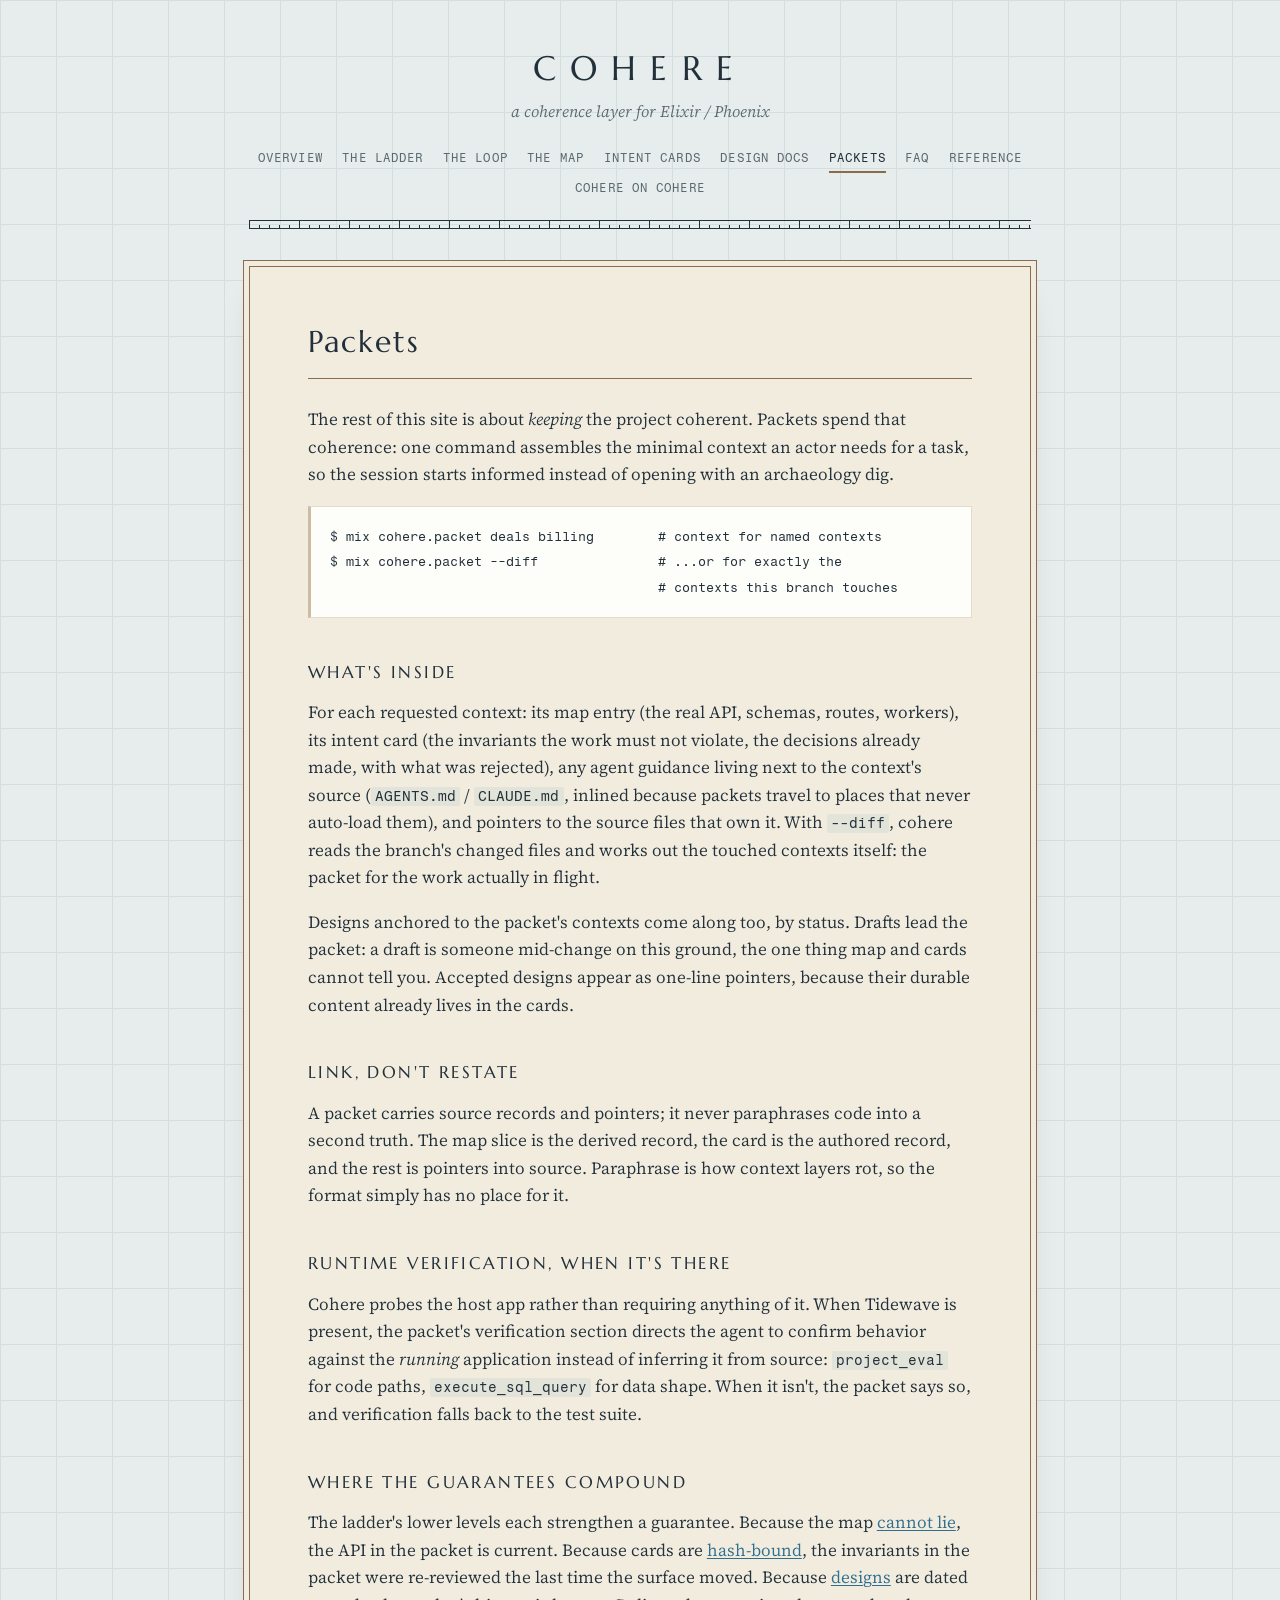
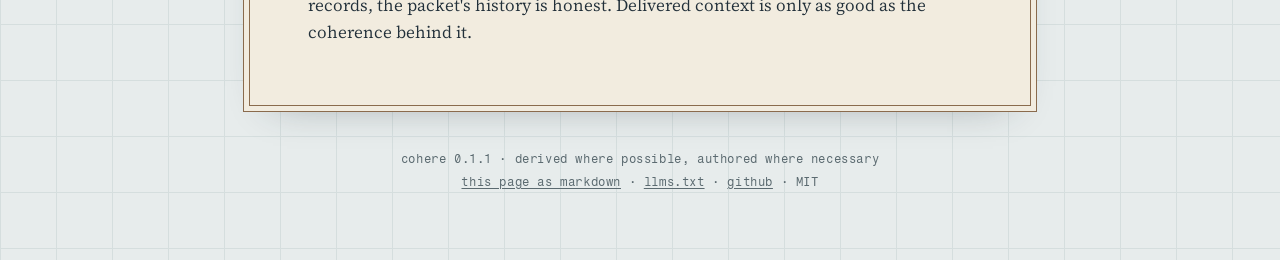
<file: docs/packets.html>
<!doctype html>
<html lang="en">
<head>
<meta charset="utf-8">
<meta name="viewport" content="width=device-width, initial-scale=1">
<title>Packets · cohere</title>
<meta name="description" content="Context delivered, not discovered. The coherence layer assembled for one task.">
<link rel="preconnect" href="https://fonts.googleapis.com">
<link rel="preconnect" href="https://fonts.gstatic.com" crossorigin>
<link href="https://fonts.googleapis.com/css2?family=Marcellus&family=Source+Serif+4:ital,opsz,wght@0,8..60,300..700;1,8..60,300..700&family=Fragment+Mono:ital@0;1&display=swap" rel="stylesheet">
<link rel="stylesheet" href="assets/site.css">
<link rel="icon" href="data:image/svg+xml,%3Csvg xmlns='http://www.w3.org/2000/svg' viewBox='0 0 32 32'%3E%3Cg fill='none' stroke='%238a6b4d' stroke-width='1.6'%3E%3Cpath d='M16 3 C 24 2.5, 29.5 9, 29 16 C 28.5 24, 22 29.5, 15 29 C 8 28.5, 2.5 23, 3 15.5 C 3.5 8, 9 3.5, 16 3 Z'/%3E%3Cpath d='M16 8.5 C 21 8.2, 24.5 12, 24 16.5 C 23.5 21, 20 24, 15.5 23.5 C 11 23, 8 20, 8.5 15.5 C 9 11, 12 8.8, 16 8.5 Z'/%3E%3Ccircle cx='16' cy='16' r='2.2' fill='%2322303a' stroke='none'/%3E%3C/g%3E%3C/svg%3E">
</head>
<body class="page-authored">
<a class="skip" href="#main">Skip to content</a>
<header class="masthead">
  <a class="brand" href="index.html">Cohere</a>
  <p class="brand-sub">a coherence layer for Elixir / Phoenix</p>
  <nav aria-label="Pages">
    <a href="index.html">Overview</a><a href="ladder.html">The ladder</a><a href="loop.html">The loop</a><a href="the-map.html">The map</a><a href="intent-cards.html">Intent cards</a><a href="design-docs.html">Design docs</a><a href="packets.html" aria-current="page">Packets</a><a href="faq.html">FAQ</a><a href="reference.html">Reference</a><a href="self.html">Cohere on cohere</a>
  </nav>
</header>
<div class="graduation" aria-hidden="true"></div>
<main id="main" class="sheet">

<h1 class="page-title">Packets</h1>

<p>The rest of this site is about <em>keeping</em> the project coherent.
Packets spend that coherence: one command assembles the minimal
context an actor needs for a task, so the session starts informed
instead of opening with an archaeology dig.</p>
<pre><code class="lang-console">$ mix cohere.packet deals billing        # context for named contexts
$ mix cohere.packet --diff               # ...or for exactly the
                                         # contexts this branch touches
</code></pre>
<h2 id="what-s-inside">What's inside</h2>
<p>For each requested context: its map entry (the real API, schemas,
routes, workers), its intent card (the invariants the work must not
violate, the decisions already made, with what was rejected), any
agent guidance living next to the context's source (<code>AGENTS.md</code> /
<code>CLAUDE.md</code>, inlined because packets travel to places that never
auto-load them), and pointers to the source files that own it. With
<code>--diff</code>, cohere reads the branch's changed files and works out the
touched contexts itself: the packet for the work actually in flight.</p>
<p>Designs anchored to the packet's contexts come along too, by status.
Drafts lead the packet: a draft is someone mid-change on this ground,
the one thing map and cards cannot tell you. Accepted designs appear
as one-line pointers, because their durable content already lives in
the cards.</p>
<h2 id="link-don-t-restate">Link, don't restate</h2>
<p>A packet carries source records and pointers; it never paraphrases
code into a second truth. The map slice is the derived record, the
card is the authored record, and the rest is pointers into source.
Paraphrase is how context layers rot, so the format simply has no
place for it.</p>
<h2 id="runtime-verification-when-it-s-there">Runtime verification, when it's there</h2>
<p>Cohere probes the host app rather than requiring anything of it. When
Tidewave is present, the packet's verification section directs the
agent to confirm behavior against the <em>running</em> application instead
of inferring it from source: <code>project_eval</code> for code paths,
<code>execute_sql_query</code> for data shape. When it isn't, the packet says
so, and verification falls back to the test suite.</p>
<h2 id="where-the-guarantees-compound">Where the guarantees compound</h2>
<p>The ladder's lower levels each strengthen a guarantee. Because the map
<a href="the-map.html">cannot lie</a>, the API in the packet is current. Because
cards are <a href="intent-cards.html">hash-bound</a>, the invariants in the
packet were re-reviewed the last time the surface moved. Because
<a href="design-docs.html">designs</a> are dated records, the packet's history is
honest. Delivered context is only as good as the coherence behind it.</p>
</main>
<footer>
  <p>cohere 0.1.1 · derived where possible, authored where necessary</p>
  <p><a href="packets.md">this page as markdown</a> · <a href="llms.txt">llms.txt</a> · <a href="https://github.com/mhyrr/cohere">github</a> · MIT</p>
</footer>
</body>
</html>
</file>
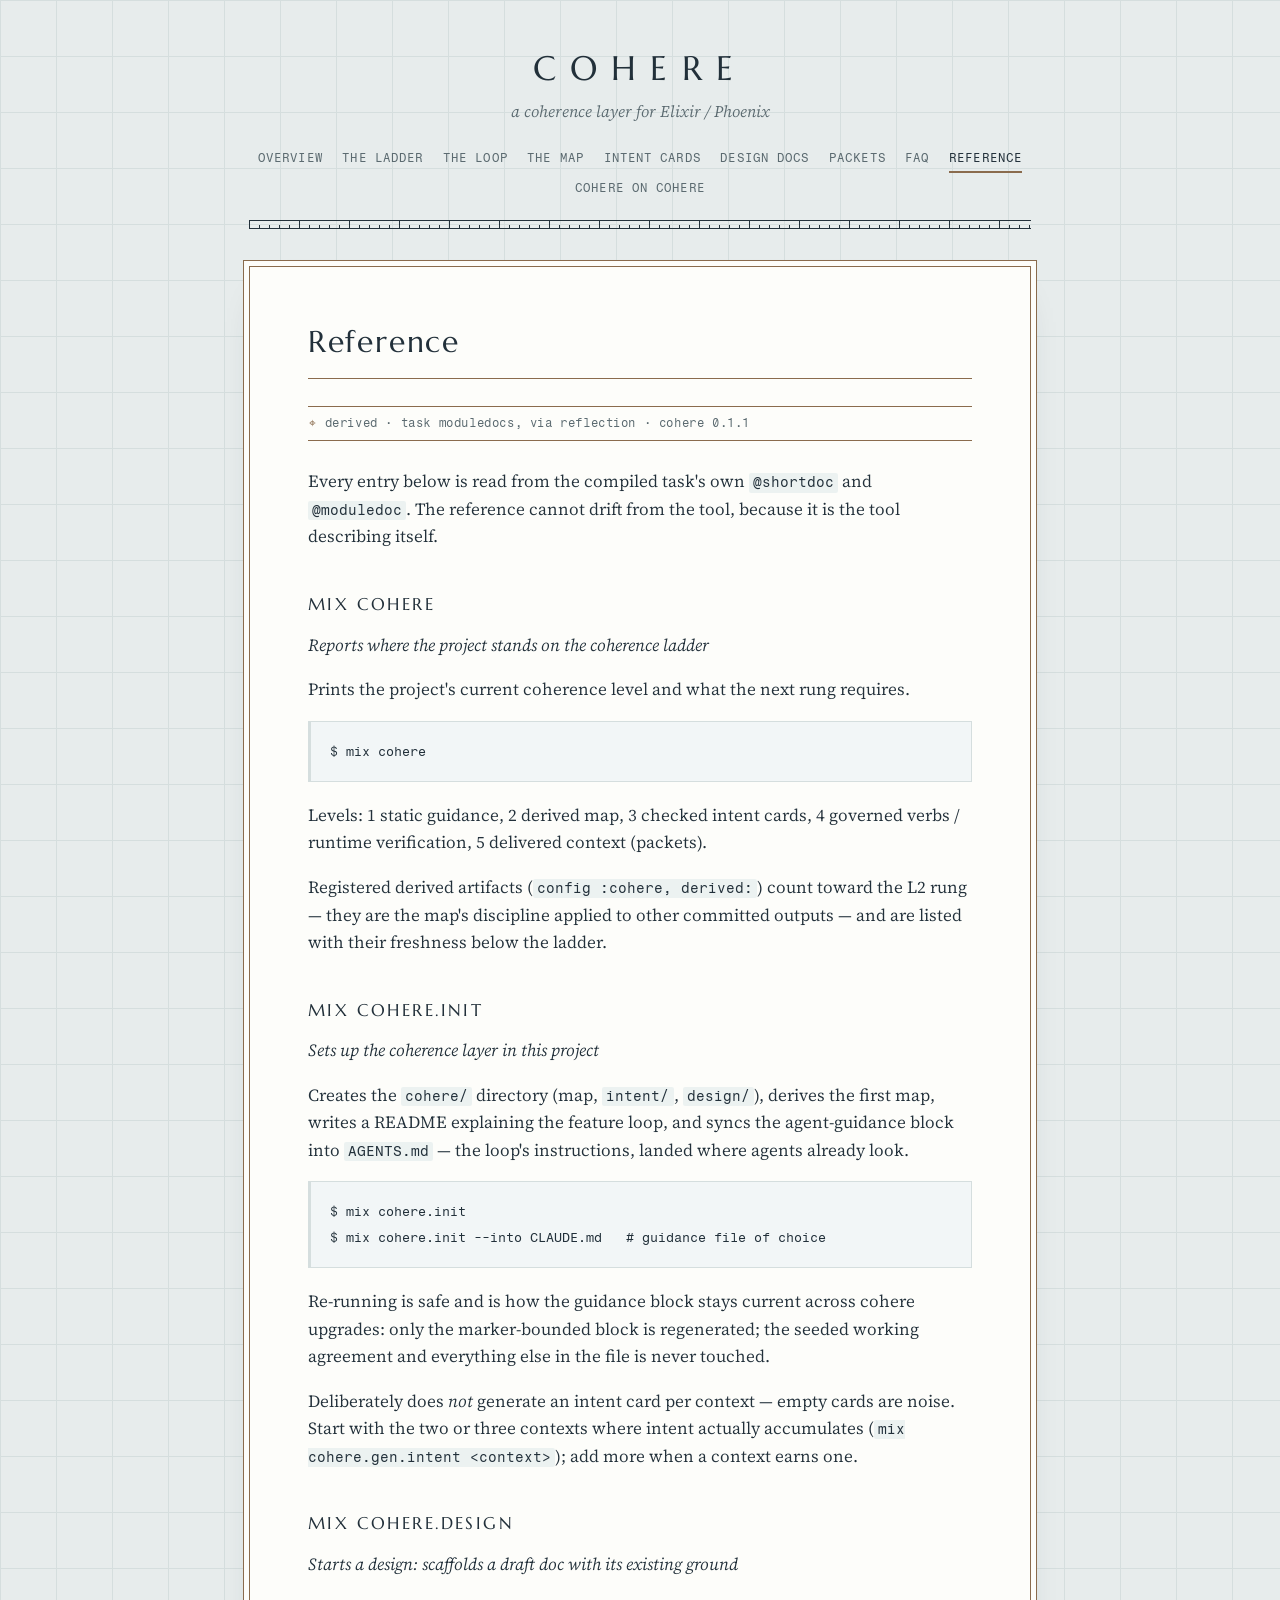
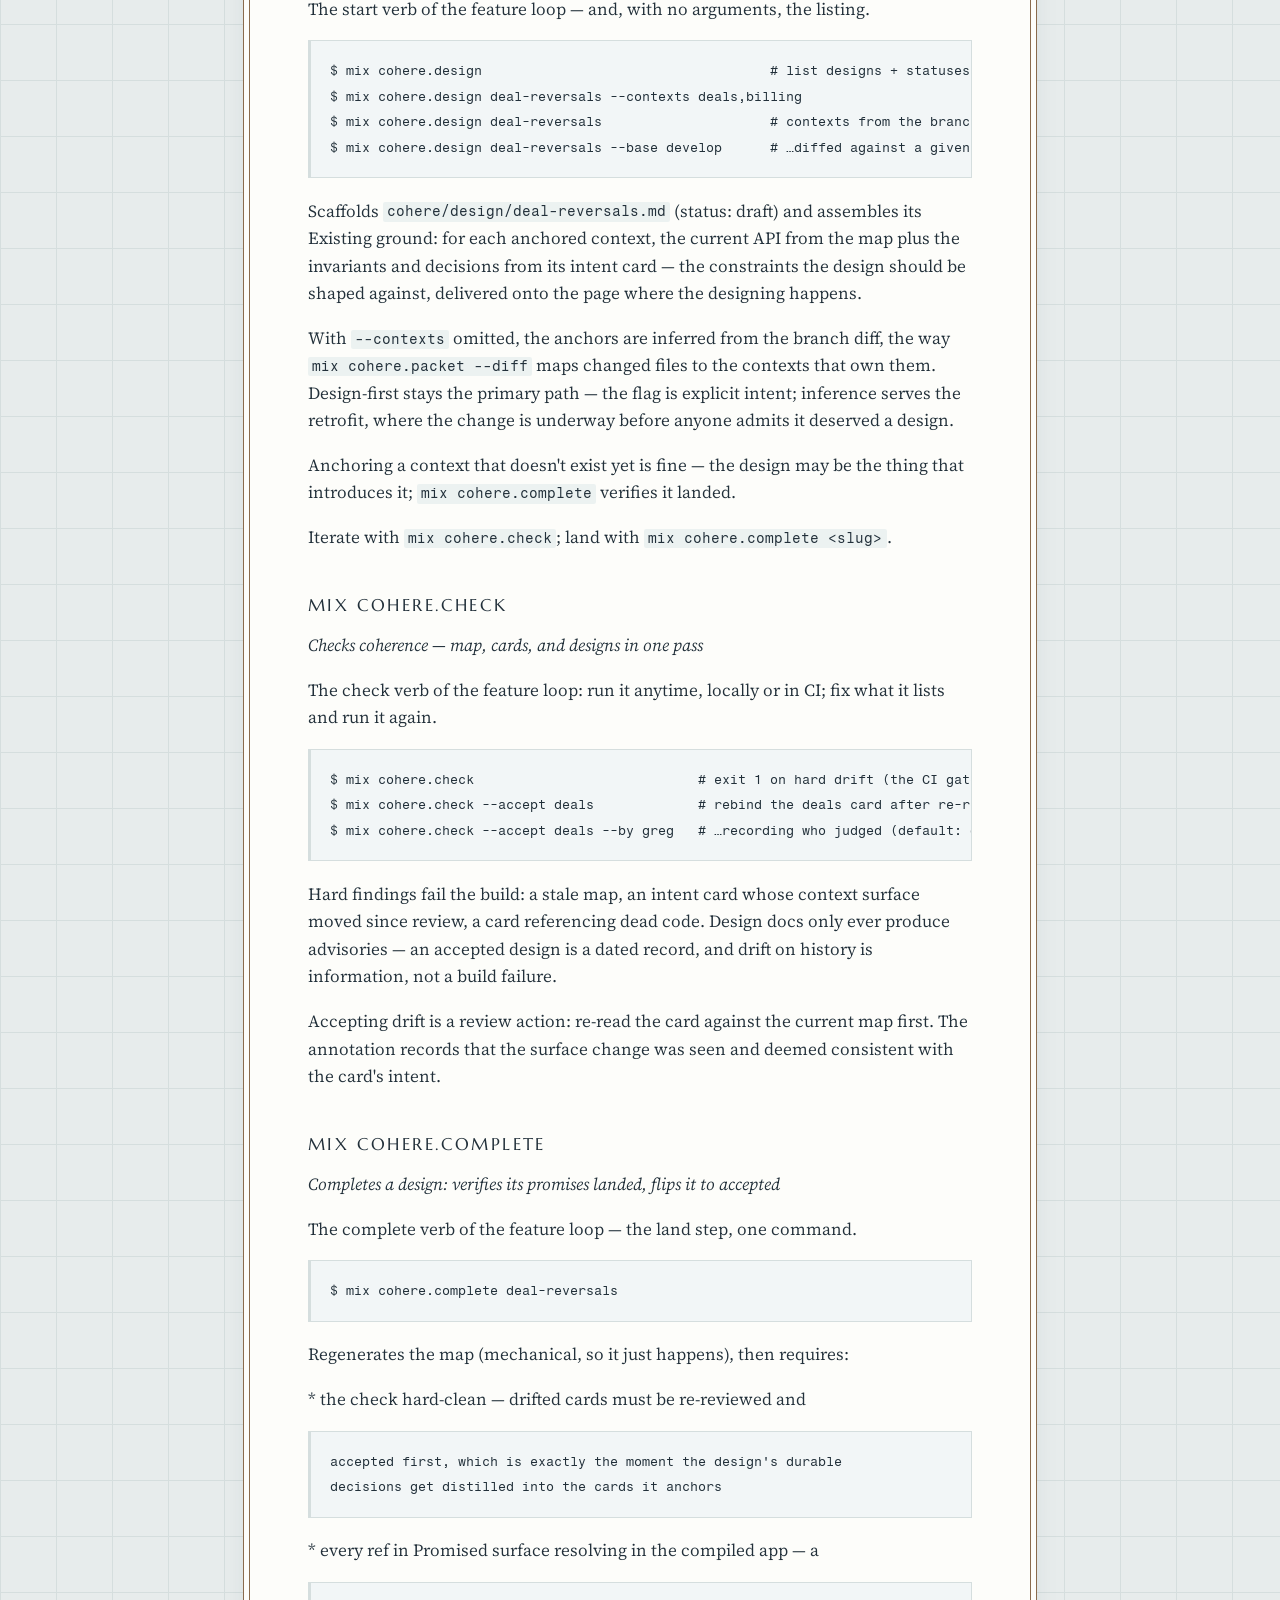
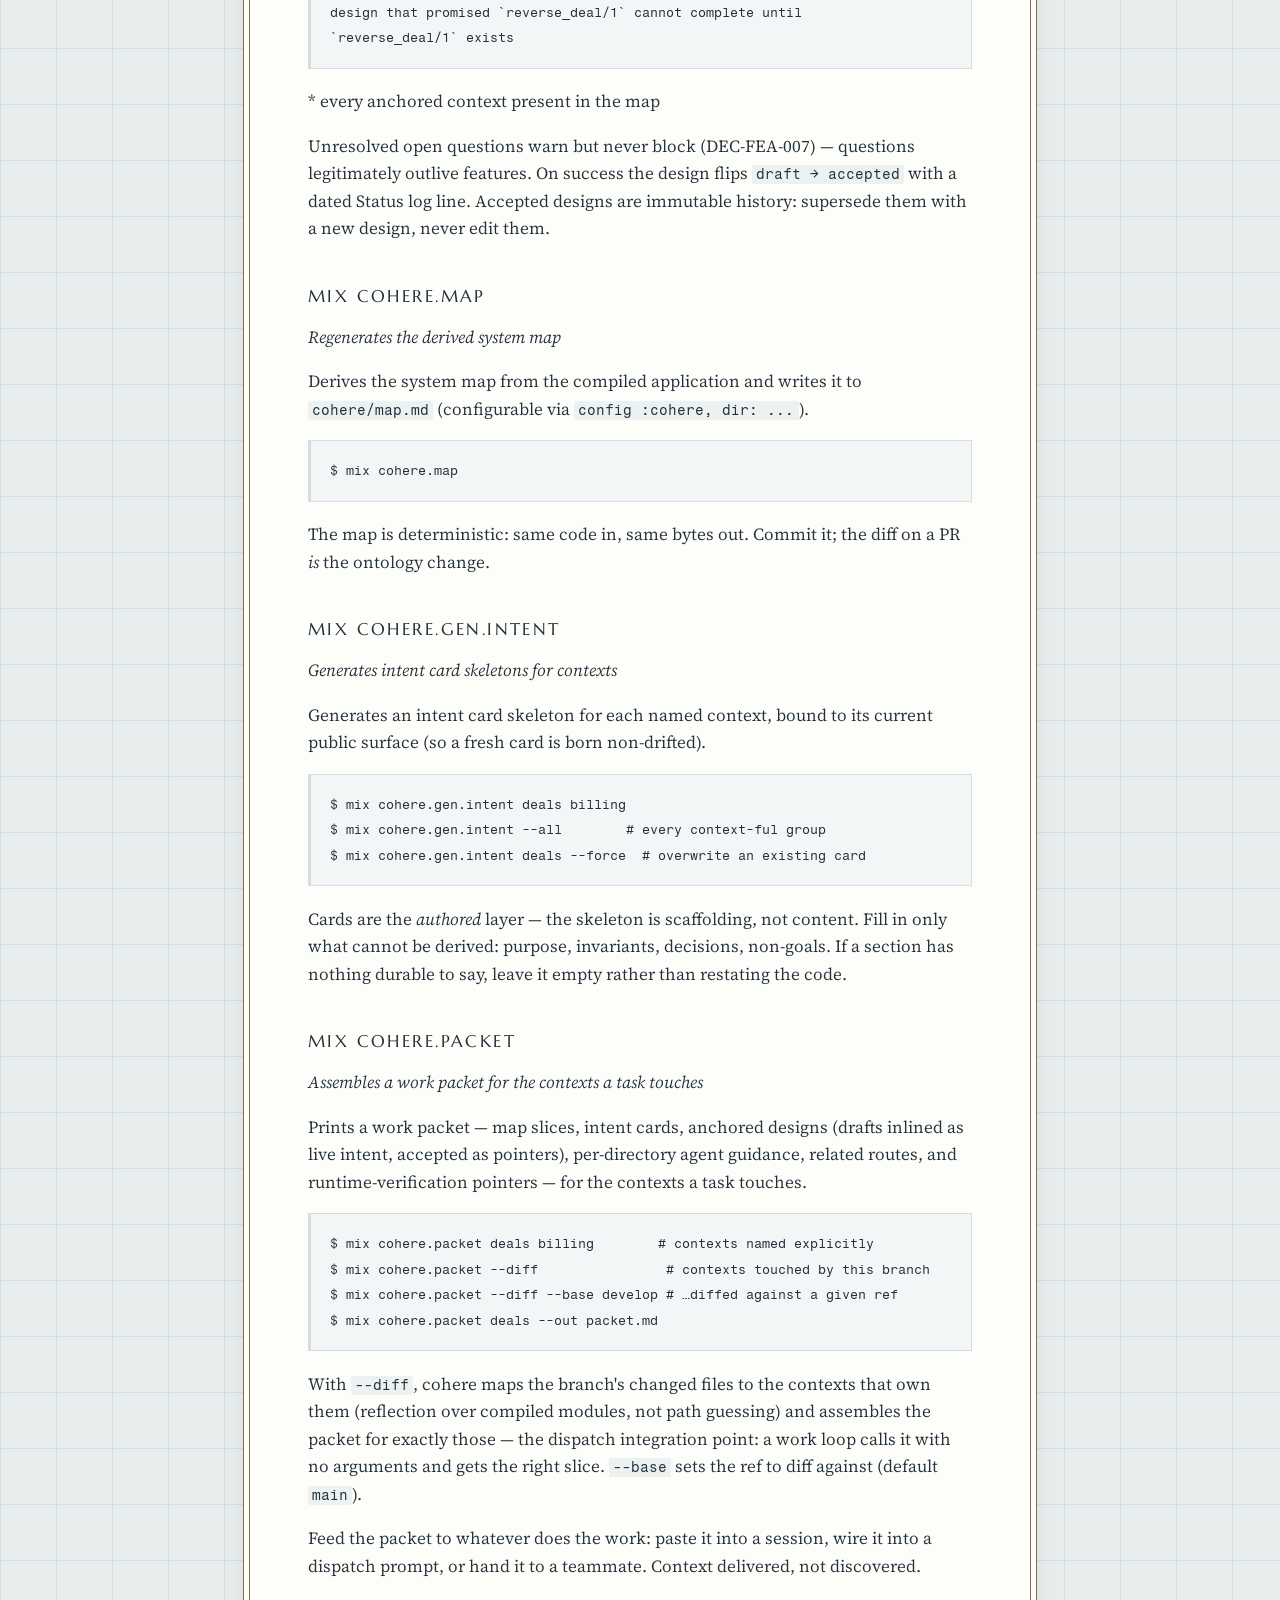
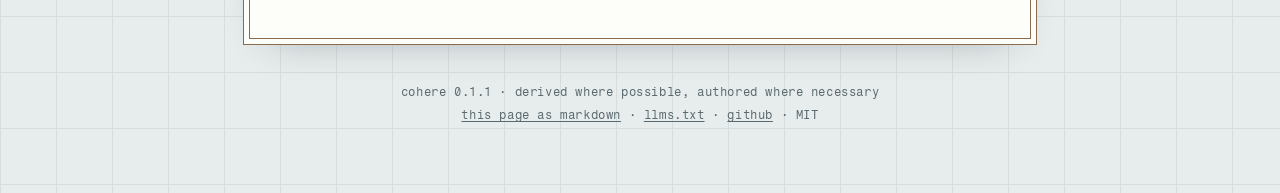
<file: docs/reference.html>
<!doctype html>
<html lang="en">
<head>
<meta charset="utf-8">
<meta name="viewport" content="width=device-width, initial-scale=1">
<title>Reference · cohere</title>
<meta name="description" content="Every mix task, derived from its own moduledoc.">
<link rel="preconnect" href="https://fonts.googleapis.com">
<link rel="preconnect" href="https://fonts.gstatic.com" crossorigin>
<link href="https://fonts.googleapis.com/css2?family=Marcellus&family=Source+Serif+4:ital,opsz,wght@0,8..60,300..700;1,8..60,300..700&family=Fragment+Mono:ital@0;1&display=swap" rel="stylesheet">
<link rel="stylesheet" href="assets/site.css">
<link rel="icon" href="data:image/svg+xml,%3Csvg xmlns='http://www.w3.org/2000/svg' viewBox='0 0 32 32'%3E%3Cg fill='none' stroke='%238a6b4d' stroke-width='1.6'%3E%3Cpath d='M16 3 C 24 2.5, 29.5 9, 29 16 C 28.5 24, 22 29.5, 15 29 C 8 28.5, 2.5 23, 3 15.5 C 3.5 8, 9 3.5, 16 3 Z'/%3E%3Cpath d='M16 8.5 C 21 8.2, 24.5 12, 24 16.5 C 23.5 21, 20 24, 15.5 23.5 C 11 23, 8 20, 8.5 15.5 C 9 11, 12 8.8, 16 8.5 Z'/%3E%3Ccircle cx='16' cy='16' r='2.2' fill='%2322303a' stroke='none'/%3E%3C/g%3E%3C/svg%3E">
</head>
<body class="page-derived">
<a class="skip" href="#main">Skip to content</a>
<header class="masthead">
  <a class="brand" href="index.html">Cohere</a>
  <p class="brand-sub">a coherence layer for Elixir / Phoenix</p>
  <nav aria-label="Pages">
    <a href="index.html">Overview</a><a href="ladder.html">The ladder</a><a href="loop.html">The loop</a><a href="the-map.html">The map</a><a href="intent-cards.html">Intent cards</a><a href="design-docs.html">Design docs</a><a href="packets.html">Packets</a><a href="faq.html">FAQ</a><a href="reference.html" aria-current="page">Reference</a><a href="self.html">Cohere on cohere</a>
  </nav>
</header>
<div class="graduation" aria-hidden="true"></div>
<main id="main" class="sheet">

<h1 class="page-title">Reference</h1>

<div class="stamp">derived · task moduledocs, via reflection · cohere 0.1.1</div>
<p>Every entry below is read from the compiled task's own <code>@shortdoc</code>
and <code>@moduledoc</code>. The reference cannot drift from the tool, because
it is the tool describing itself.</p>
<h2 id="mix-cohere">mix cohere</h2>
<p><em>Reports where the project stands on the coherence ladder</em></p>
<p>Prints the project's current coherence level and what the next rung
requires.</p>
<pre><code>$ mix cohere
</code></pre>
<p>Levels: 1 static guidance, 2 derived map, 3 checked intent cards,
4 governed verbs / runtime verification, 5 delivered context (packets).</p>
<p>Registered derived artifacts (<code>config :cohere, derived:</code>) count toward
the L2 rung — they are the map's discipline applied to other committed
outputs — and are listed with their freshness below the ladder.</p>
<h2 id="mix-cohere-init">mix cohere.init</h2>
<p><em>Sets up the coherence layer in this project</em></p>
<p>Creates the <code>cohere/</code> directory (map, <code>intent/</code>, <code>design/</code>), derives the
first map, writes a README explaining the feature loop, and syncs the
agent-guidance block into <code>AGENTS.md</code> — the loop's instructions, landed
where agents already look.</p>
<pre><code>$ mix cohere.init
$ mix cohere.init --into CLAUDE.md   # guidance file of choice
</code></pre>
<p>Re-running is safe and is how the guidance block stays current across
cohere upgrades: only the marker-bounded block is regenerated; the
seeded working agreement and everything else in the file is never
touched.</p>
<p>Deliberately does <em>not</em> generate an intent card per context — empty cards
are noise. Start with the two or three contexts where intent actually
accumulates (<code>mix cohere.gen.intent &lt;context&gt;</code>); add more when a context
earns one.</p>
<h2 id="mix-cohere-design">mix cohere.design</h2>
<p><em>Starts a design: scaffolds a draft doc with its existing ground</em></p>
<p>The start verb of the feature loop — and, with no arguments, the listing.</p>
<pre><code>$ mix cohere.design                                    # list designs + statuses
$ mix cohere.design deal-reversals --contexts deals,billing
$ mix cohere.design deal-reversals                     # contexts from the branch diff
$ mix cohere.design deal-reversals --base develop      # …diffed against a given ref
</code></pre>
<p>Scaffolds <code>cohere/design/deal-reversals.md</code> (status: draft) and
assembles its Existing ground: for each anchored context, the current
API from the map plus the invariants and decisions from its intent
card — the constraints the design should be shaped against, delivered
onto the page where the designing happens.</p>
<p>With <code>--contexts</code> omitted, the anchors are inferred from the branch
diff, the way <code>mix cohere.packet --diff</code> maps changed files to the
contexts that own them. Design-first stays the primary path — the flag
is explicit intent; inference serves the retrofit, where the change is
underway before anyone admits it deserved a design.</p>
<p>Anchoring a context that doesn't exist yet is fine — the design may be
the thing that introduces it; <code>mix cohere.complete</code> verifies it landed.</p>
<p>Iterate with <code>mix cohere.check</code>; land with <code>mix cohere.complete &lt;slug&gt;</code>.</p>
<h2 id="mix-cohere-check">mix cohere.check</h2>
<p><em>Checks coherence — map, cards, and designs in one pass</em></p>
<p>The check verb of the feature loop: run it anytime, locally or in CI;
fix what it lists and run it again.</p>
<pre><code>$ mix cohere.check                            # exit 1 on hard drift (the CI gate)
$ mix cohere.check --accept deals             # rebind the deals card after re-review
$ mix cohere.check --accept deals --by greg   # …recording who judged (default: git user.name)
</code></pre>
<p>Hard findings fail the build: a stale map, an intent card whose context
surface moved since review, a card referencing dead code. Design docs
only ever produce advisories — an accepted design is a dated record, and
drift on history is information, not a build failure.</p>
<p>Accepting drift is a review action: re-read the card against the current
map first. The annotation records that the surface change was seen and
deemed consistent with the card's intent.</p>
<h2 id="mix-cohere-complete">mix cohere.complete</h2>
<p><em>Completes a design: verifies its promises landed, flips it to accepted</em></p>
<p>The complete verb of the feature loop — the land step, one command.</p>
<pre><code>$ mix cohere.complete deal-reversals
</code></pre>
<p>Regenerates the map (mechanical, so it just happens), then requires:</p>
<p>  * the check hard-clean — drifted cards must be re-reviewed and</p>
<pre><code>accepted first, which is exactly the moment the design's durable
decisions get distilled into the cards it anchors
</code></pre>
<p>  * every ref in Promised surface resolving in the compiled app — a</p>
<pre><code>design that promised `reverse_deal/1` cannot complete until
`reverse_deal/1` exists
</code></pre>
<p>  * every anchored context present in the map</p>
<p>Unresolved open questions warn but never block (DEC-FEA-007) —
questions legitimately outlive features. On success the design flips
<code>draft → accepted</code> with a dated Status log line. Accepted designs are
immutable history: supersede them with a new design, never edit them.</p>
<h2 id="mix-cohere-map">mix cohere.map</h2>
<p><em>Regenerates the derived system map</em></p>
<p>Derives the system map from the compiled application and writes it to
<code>cohere/map.md</code> (configurable via <code>config :cohere, dir: ...</code>).</p>
<pre><code>$ mix cohere.map
</code></pre>
<p>The map is deterministic: same code in, same bytes out. Commit it; the
diff on a PR <em>is</em> the ontology change.</p>
<h2 id="mix-cohere-gen-intent">mix cohere.gen.intent</h2>
<p><em>Generates intent card skeletons for contexts</em></p>
<p>Generates an intent card skeleton for each named context, bound to its
current public surface (so a fresh card is born non-drifted).</p>
<pre><code>$ mix cohere.gen.intent deals billing
$ mix cohere.gen.intent --all        # every context-ful group
$ mix cohere.gen.intent deals --force  # overwrite an existing card
</code></pre>
<p>Cards are the <em>authored</em> layer — the skeleton is scaffolding, not
content. Fill in only what cannot be derived: purpose, invariants,
decisions, non-goals. If a section has nothing durable to say, leave it
empty rather than restating the code.</p>
<h2 id="mix-cohere-packet">mix cohere.packet</h2>
<p><em>Assembles a work packet for the contexts a task touches</em></p>
<p>Prints a work packet — map slices, intent cards, anchored designs
(drafts inlined as live intent, accepted as pointers), per-directory
agent guidance, related routes, and runtime-verification pointers —
for the contexts a task touches.</p>
<pre><code>$ mix cohere.packet deals billing        # contexts named explicitly
$ mix cohere.packet --diff                # contexts touched by this branch
$ mix cohere.packet --diff --base develop # …diffed against a given ref
$ mix cohere.packet deals --out packet.md
</code></pre>
<p>With <code>--diff</code>, cohere maps the branch's changed files to the contexts that
own them (reflection over compiled modules, not path guessing) and
assembles the packet for exactly those — the dispatch integration point: a
work loop calls it with no arguments and gets the right slice. <code>--base</code>
sets the ref to diff against (default <code>main</code>).</p>
<p>Feed the packet to whatever does the work: paste it into a session, wire
it into a dispatch prompt, or hand it to a teammate. Context delivered,
not discovered.</p>
</main>
<footer>
  <p>cohere 0.1.1 · derived where possible, authored where necessary</p>
  <p><a href="reference.md">this page as markdown</a> · <a href="llms.txt">llms.txt</a> · <a href="https://github.com/mhyrr/cohere">github</a> · MIT</p>
</footer>
</body>
</html>
</file>
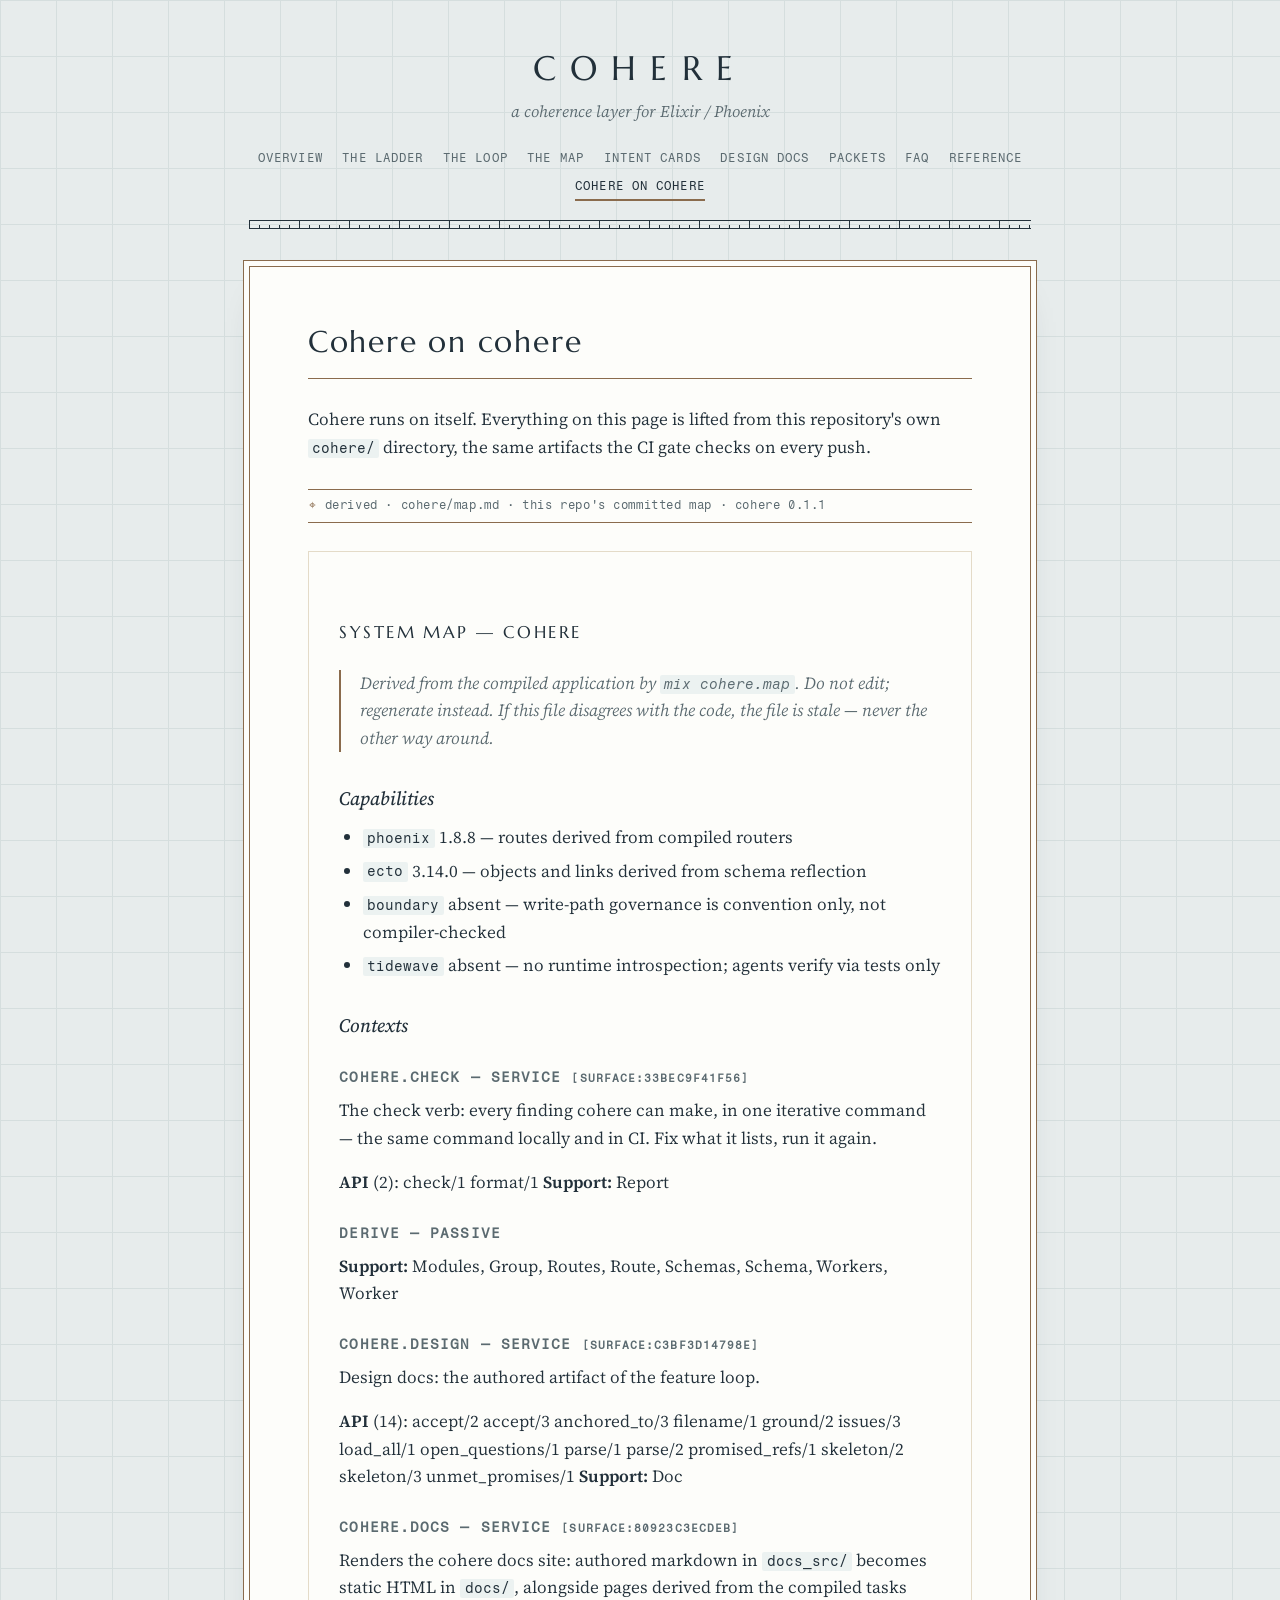
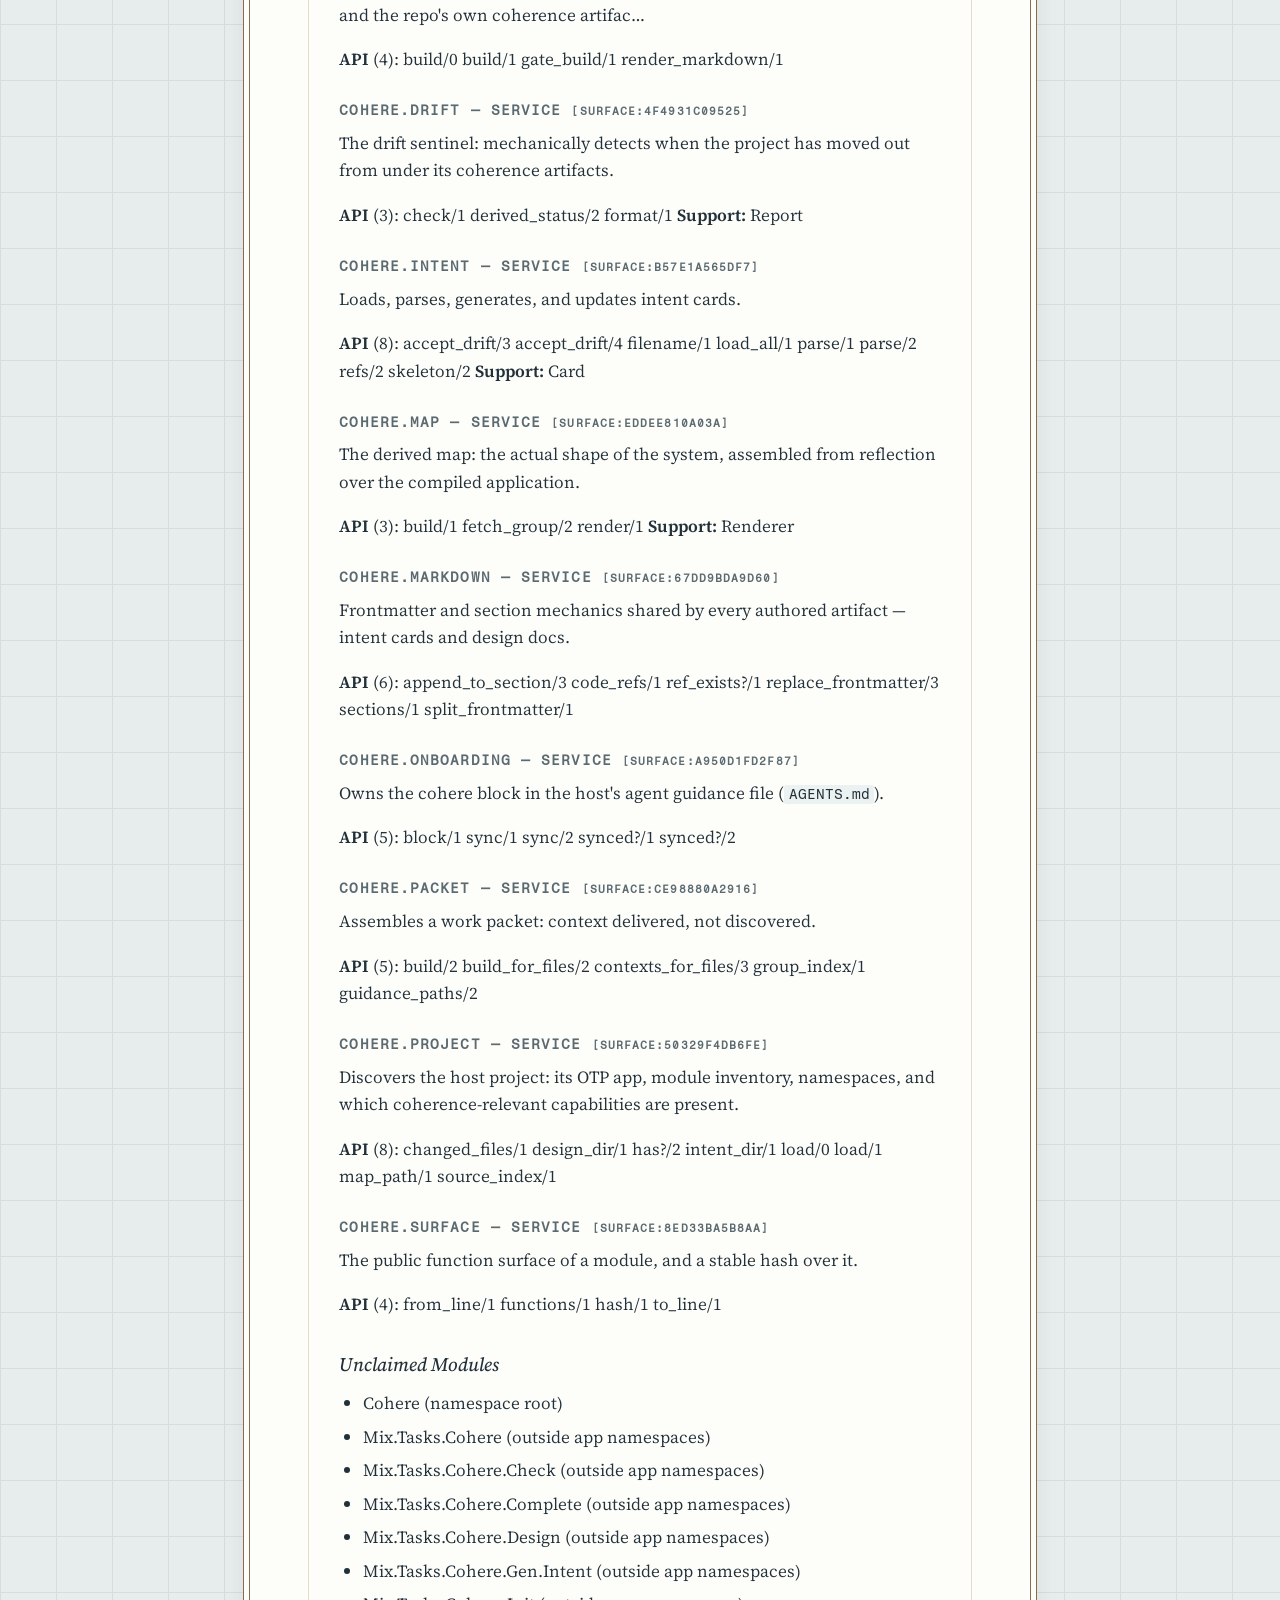
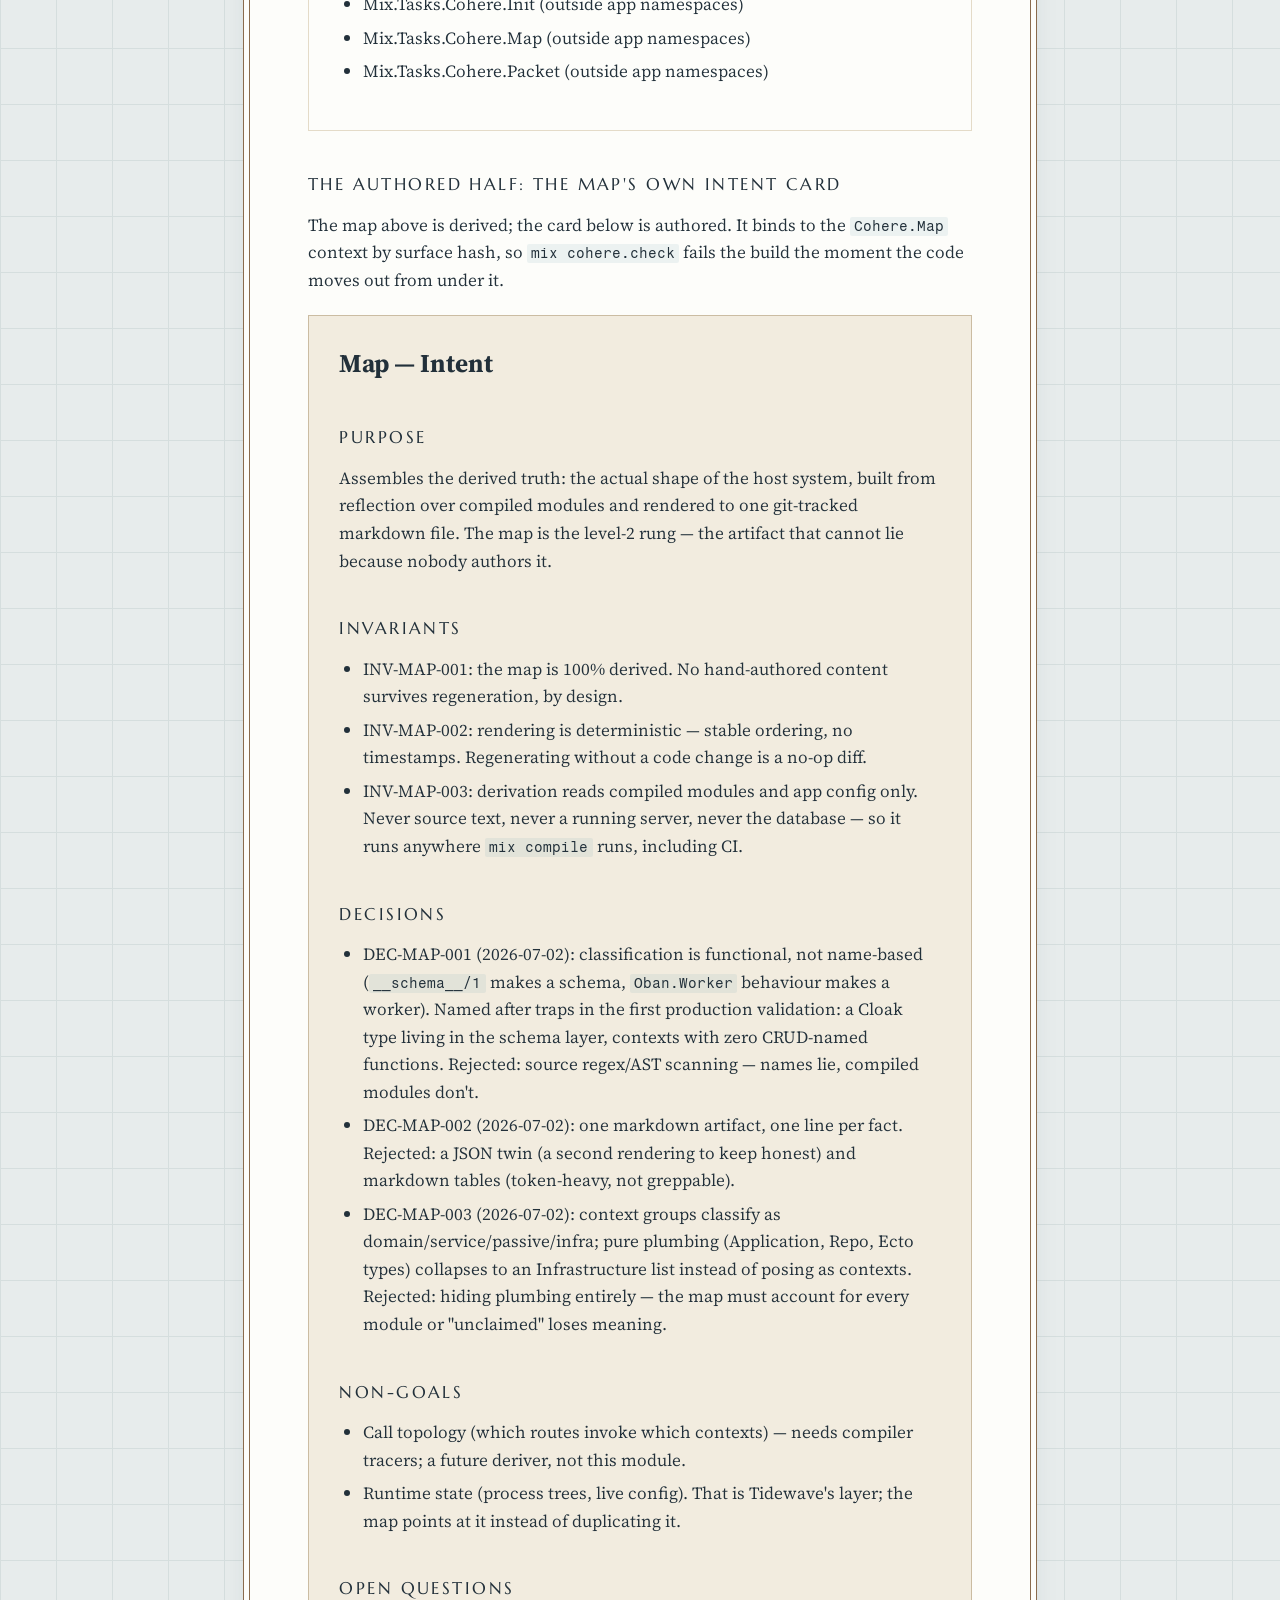
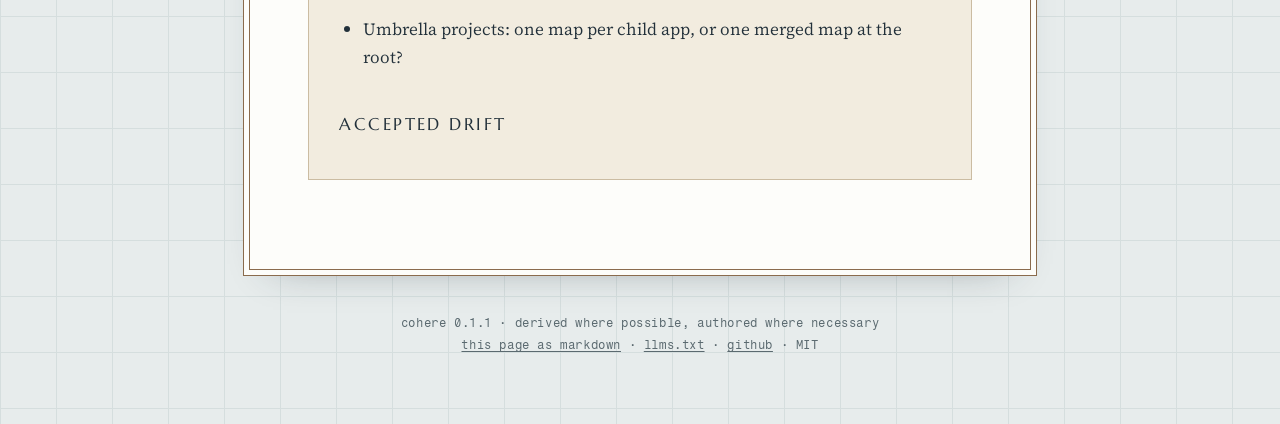
<file: docs/self.html>
<!doctype html>
<html lang="en">
<head>
<meta charset="utf-8">
<meta name="viewport" content="width=device-width, initial-scale=1">
<title>Cohere on cohere · cohere</title>
<meta name="description" content="The repo's live map and an intent card, as shipped.">
<link rel="preconnect" href="https://fonts.googleapis.com">
<link rel="preconnect" href="https://fonts.gstatic.com" crossorigin>
<link href="https://fonts.googleapis.com/css2?family=Marcellus&family=Source+Serif+4:ital,opsz,wght@0,8..60,300..700;1,8..60,300..700&family=Fragment+Mono:ital@0;1&display=swap" rel="stylesheet">
<link rel="stylesheet" href="assets/site.css">
<link rel="icon" href="data:image/svg+xml,%3Csvg xmlns='http://www.w3.org/2000/svg' viewBox='0 0 32 32'%3E%3Cg fill='none' stroke='%238a6b4d' stroke-width='1.6'%3E%3Cpath d='M16 3 C 24 2.5, 29.5 9, 29 16 C 28.5 24, 22 29.5, 15 29 C 8 28.5, 2.5 23, 3 15.5 C 3.5 8, 9 3.5, 16 3 Z'/%3E%3Cpath d='M16 8.5 C 21 8.2, 24.5 12, 24 16.5 C 23.5 21, 20 24, 15.5 23.5 C 11 23, 8 20, 8.5 15.5 C 9 11, 12 8.8, 16 8.5 Z'/%3E%3Ccircle cx='16' cy='16' r='2.2' fill='%2322303a' stroke='none'/%3E%3C/g%3E%3C/svg%3E">
</head>
<body class="page-derived">
<a class="skip" href="#main">Skip to content</a>
<header class="masthead">
  <a class="brand" href="index.html">Cohere</a>
  <p class="brand-sub">a coherence layer for Elixir / Phoenix</p>
  <nav aria-label="Pages">
    <a href="index.html">Overview</a><a href="ladder.html">The ladder</a><a href="loop.html">The loop</a><a href="the-map.html">The map</a><a href="intent-cards.html">Intent cards</a><a href="design-docs.html">Design docs</a><a href="packets.html">Packets</a><a href="faq.html">FAQ</a><a href="reference.html">Reference</a><a href="self.html" aria-current="page">Cohere on cohere</a>
  </nav>
</header>
<div class="graduation" aria-hidden="true"></div>
<main id="main" class="sheet">

<h1 class="page-title">Cohere on cohere</h1>

<p>Cohere runs on itself. Everything on this page is lifted from this
repository's own <code>cohere/</code> directory, the same artifacts the CI gate
checks on every push.</p>
<div class="stamp">derived · cohere/map.md · this repo's committed map · cohere 0.1.1</div>
<section class="derived-doc">
<h2 id="system-map-cohere">System Map — cohere</h2>
<blockquote><p>Derived from the compiled application by <code>mix cohere.map</code>. Do not edit;
regenerate instead. If this file disagrees with the code, the file is
stale — never the other way around.</p></blockquote>
<h3 id="capabilities">Capabilities</h3>
<ul>
<li><code>phoenix</code> 1.8.8 — routes derived from compiled routers</li>
<li><code>ecto</code> 3.14.0 — objects and links derived from schema reflection</li>
<li><code>boundary</code> absent — write-path governance is convention only, not compiler-checked</li>
<li><code>tidewave</code> absent — no runtime introspection; agents verify via tests only</li>
</ul>
<h3 id="contexts">Contexts</h3>
<h4 id="cohere-check-service-surface-33bec9f41f56">Cohere.Check — service <code>[surface:33bec9f41f56]</code></h4>
<p>The check verb: every finding cohere can make, in one iterative command — the same command locally and in CI. Fix what it lists, run it again.</p>
<p><strong>API</strong> (2): check/1 format/1
<strong>Support:</strong> Report</p>
<h4 id="derive-passive">Derive — passive</h4>
<p><strong>Support:</strong> Modules, Group, Routes, Route, Schemas, Schema, Workers, Worker</p>
<h4 id="cohere-design-service-surface-c3bf3d14798e">Cohere.Design — service <code>[surface:c3bf3d14798e]</code></h4>
<p>Design docs: the authored artifact of the feature loop.</p>
<p><strong>API</strong> (14): accept/2 accept/3 anchored_to/3 filename/1 ground/2 issues/3 load_all/1 open_questions/1 parse/1 parse/2 promised_refs/1 skeleton/2 skeleton/3 unmet_promises/1
<strong>Support:</strong> Doc</p>
<h4 id="cohere-docs-service-surface-80923c3ecdeb">Cohere.Docs — service <code>[surface:80923c3ecdeb]</code></h4>
<p>Renders the cohere docs site: authored markdown in <code>docs_src/</code> becomes static HTML in <code>docs/</code>, alongside pages derived from the compiled tasks and the repo's own coherence artifac…</p>
<p><strong>API</strong> (4): build/0 build/1 gate_build/1 render_markdown/1</p>
<h4 id="cohere-drift-service-surface-4f4931c09525">Cohere.Drift — service <code>[surface:4f4931c09525]</code></h4>
<p>The drift sentinel: mechanically detects when the project has moved out from under its coherence artifacts.</p>
<p><strong>API</strong> (3): check/1 derived_status/2 format/1
<strong>Support:</strong> Report</p>
<h4 id="cohere-intent-service-surface-b57e1a565df7">Cohere.Intent — service <code>[surface:b57e1a565df7]</code></h4>
<p>Loads, parses, generates, and updates intent cards.</p>
<p><strong>API</strong> (8): accept_drift/3 accept_drift/4 filename/1 load_all/1 parse/1 parse/2 refs/2 skeleton/2
<strong>Support:</strong> Card</p>
<h4 id="cohere-map-service-surface-eddee810a03a">Cohere.Map — service <code>[surface:eddee810a03a]</code></h4>
<p>The derived map: the actual shape of the system, assembled from reflection over the compiled application.</p>
<p><strong>API</strong> (3): build/1 fetch_group/2 render/1
<strong>Support:</strong> Renderer</p>
<h4 id="cohere-markdown-service-surface-67dd9bda9d60">Cohere.Markdown — service <code>[surface:67dd9bda9d60]</code></h4>
<p>Frontmatter and section mechanics shared by every authored artifact — intent cards and design docs.</p>
<p><strong>API</strong> (6): append_to_section/3 code_refs/1 ref_exists?/1 replace_frontmatter/3 sections/1 split_frontmatter/1</p>
<h4 id="cohere-onboarding-service-surface-a950d1fd2f87">Cohere.Onboarding — service <code>[surface:a950d1fd2f87]</code></h4>
<p>Owns the cohere block in the host's agent guidance file (<code>AGENTS.md</code>).</p>
<p><strong>API</strong> (5): block/1 sync/1 sync/2 synced?/1 synced?/2</p>
<h4 id="cohere-packet-service-surface-ce98880a2916">Cohere.Packet — service <code>[surface:ce98880a2916]</code></h4>
<p>Assembles a work packet: context delivered, not discovered.</p>
<p><strong>API</strong> (5): build/2 build_for_files/2 contexts_for_files/3 group_index/1 guidance_paths/2</p>
<h4 id="cohere-project-service-surface-50329f4db6fe">Cohere.Project — service <code>[surface:50329f4db6fe]</code></h4>
<p>Discovers the host project: its OTP app, module inventory, namespaces, and which coherence-relevant capabilities are present.</p>
<p><strong>API</strong> (8): changed_files/1 design_dir/1 has?/2 intent_dir/1 load/0 load/1 map_path/1 source_index/1</p>
<h4 id="cohere-surface-service-surface-8ed33ba5b8aa">Cohere.Surface — service <code>[surface:8ed33ba5b8aa]</code></h4>
<p>The public function surface of a module, and a stable hash over it.</p>
<p><strong>API</strong> (4): from_line/1 functions/1 hash/1 to_line/1</p>
<h3 id="unclaimed-modules">Unclaimed Modules</h3>
<ul>
<li>Cohere (namespace root)</li>
<li>Mix.Tasks.Cohere (outside app namespaces)</li>
<li>Mix.Tasks.Cohere.Check (outside app namespaces)</li>
<li>Mix.Tasks.Cohere.Complete (outside app namespaces)</li>
<li>Mix.Tasks.Cohere.Design (outside app namespaces)</li>
<li>Mix.Tasks.Cohere.Gen.Intent (outside app namespaces)</li>
<li>Mix.Tasks.Cohere.Init (outside app namespaces)</li>
<li>Mix.Tasks.Cohere.Map (outside app namespaces)</li>
<li>Mix.Tasks.Cohere.Packet (outside app namespaces)</li>
</ul>
</section>
<h2 id="the-authored-half-the-map-s-own-intent-card">The authored half: the map's own intent card</h2>
<p>The map above is derived; the card below is authored. It binds to the
<code>Cohere.Map</code> context by surface hash, so <code>mix cohere.check</code> fails the
build the moment the code moves out from under it.</p>
<section class="authored-doc">
<h1 id="map-intent">Map — Intent</h1>
<h2 id="purpose">Purpose</h2>
<p>Assembles the derived truth: the actual shape of the host system, built
from reflection over compiled modules and rendered to one git-tracked
markdown file. The map is the level-2 rung — the artifact that cannot lie
because nobody authors it.</p>
<h2 id="invariants">Invariants</h2>
<ul>
<li>INV-MAP-001: the map is 100% derived. No hand-authored content survives
regeneration, by design.</li>
<li>INV-MAP-002: rendering is deterministic — stable ordering, no
timestamps. Regenerating without a code change is a no-op diff.</li>
<li>INV-MAP-003: derivation reads compiled modules and app config only.
Never source text, never a running server, never the database — so it
runs anywhere <code>mix compile</code> runs, including CI.</li>
</ul>
<h2 id="decisions">Decisions</h2>
<ul>
<li>DEC-MAP-001 (2026-07-02): classification is functional, not name-based
(<code>__schema__/1</code> makes a schema, <code>Oban.Worker</code> behaviour makes a worker).
Named after traps in the first production validation: a Cloak type
living in the schema layer, contexts with zero CRUD-named functions.
Rejected: source regex/AST scanning — names lie, compiled modules don't.</li>
<li>DEC-MAP-002 (2026-07-02): one markdown artifact, one line per fact.
Rejected: a JSON twin (a second rendering to keep honest) and markdown
tables (token-heavy, not greppable).</li>
<li>DEC-MAP-003 (2026-07-02): context groups classify as
domain/service/passive/infra; pure plumbing (Application, Repo, Ecto
types) collapses to an Infrastructure list instead of posing as
contexts. Rejected: hiding plumbing entirely — the map must account for
every module or "unclaimed" loses meaning.</li>
</ul>
<h2 id="non-goals">Non-goals</h2>
<ul>
<li>Call topology (which routes invoke which contexts) — needs compiler
tracers; a future deriver, not this module.</li>
<li>Runtime state (process trees, live config). That is Tidewave's layer;
the map points at it instead of duplicating it.</li>
</ul>
<h2 id="open-questions">Open questions</h2>
<ul>
<li>Umbrella projects: one map per child app, or one merged map at the root?</li>
</ul>
<h2 id="accepted-drift">Accepted drift</h2>
</section>
</main>
<footer>
  <p>cohere 0.1.1 · derived where possible, authored where necessary</p>
  <p><a href="self.md">this page as markdown</a> · <a href="llms.txt">llms.txt</a> · <a href="https://github.com/mhyrr/cohere">github</a> · MIT</p>
</footer>
</body>
</html>
</file>
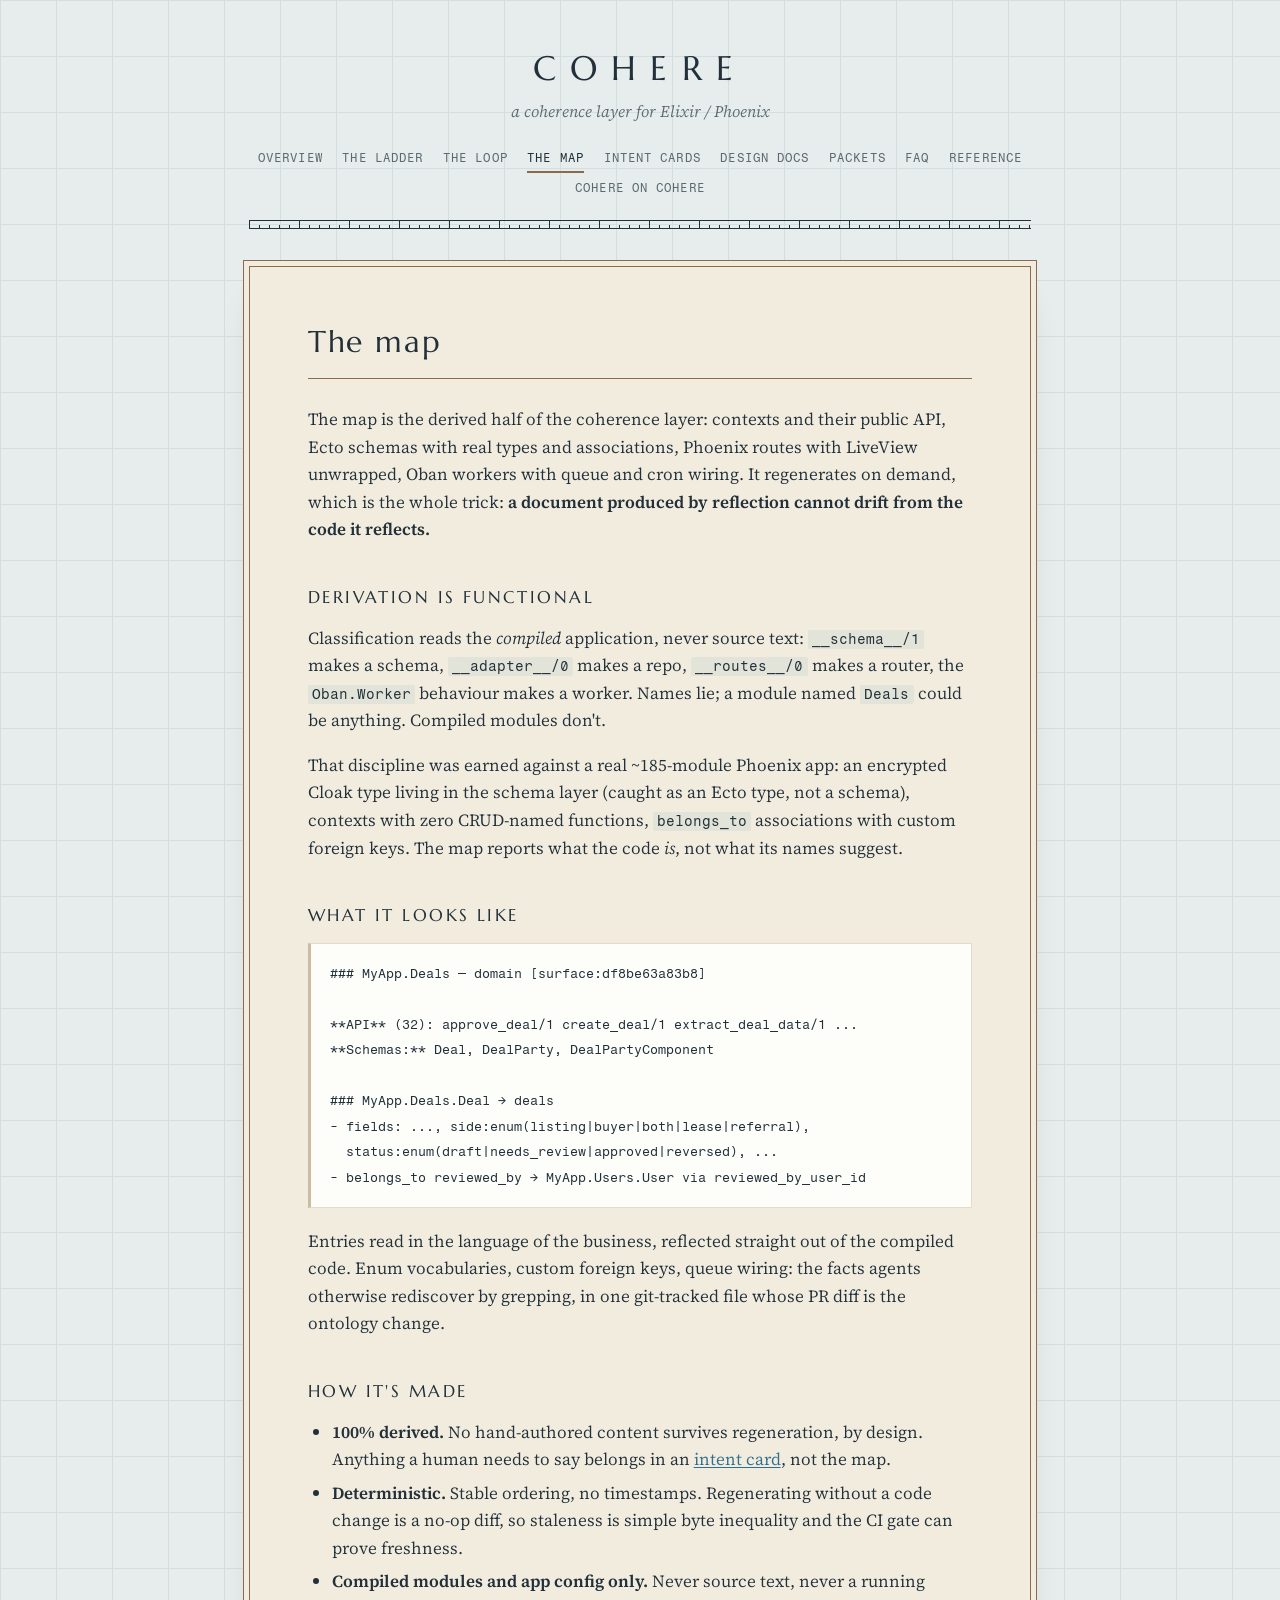
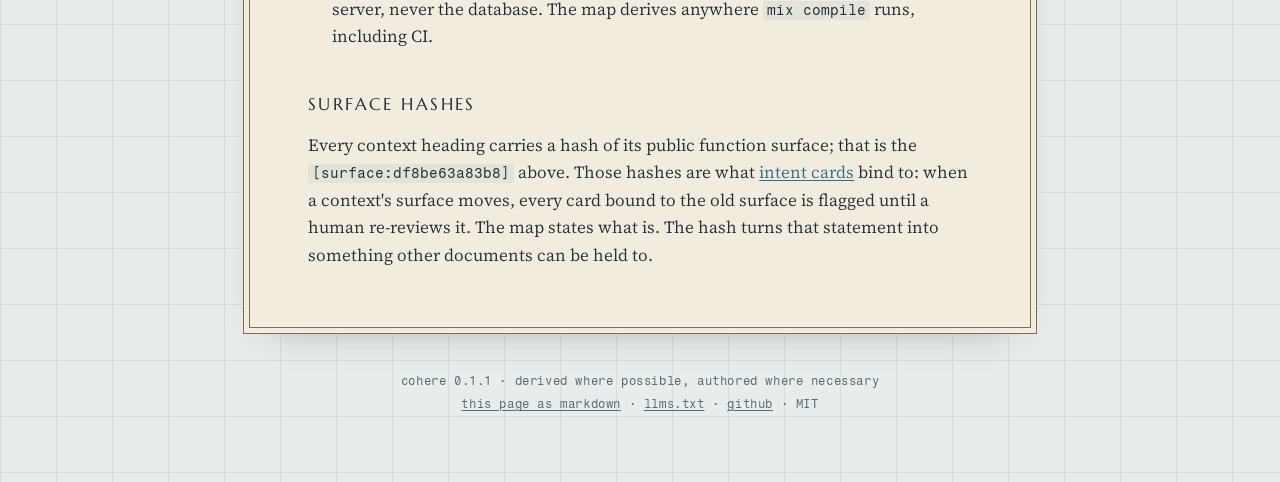
<file: docs/the-map.html>
<!doctype html>
<html lang="en">
<head>
<meta charset="utf-8">
<meta name="viewport" content="width=device-width, initial-scale=1">
<title>The map · cohere</title>
<meta name="description" content="The actual shape of the system, derived from the compiled application, so it cannot lie.">
<link rel="preconnect" href="https://fonts.googleapis.com">
<link rel="preconnect" href="https://fonts.gstatic.com" crossorigin>
<link href="https://fonts.googleapis.com/css2?family=Marcellus&family=Source+Serif+4:ital,opsz,wght@0,8..60,300..700;1,8..60,300..700&family=Fragment+Mono:ital@0;1&display=swap" rel="stylesheet">
<link rel="stylesheet" href="assets/site.css">
<link rel="icon" href="data:image/svg+xml,%3Csvg xmlns='http://www.w3.org/2000/svg' viewBox='0 0 32 32'%3E%3Cg fill='none' stroke='%238a6b4d' stroke-width='1.6'%3E%3Cpath d='M16 3 C 24 2.5, 29.5 9, 29 16 C 28.5 24, 22 29.5, 15 29 C 8 28.5, 2.5 23, 3 15.5 C 3.5 8, 9 3.5, 16 3 Z'/%3E%3Cpath d='M16 8.5 C 21 8.2, 24.5 12, 24 16.5 C 23.5 21, 20 24, 15.5 23.5 C 11 23, 8 20, 8.5 15.5 C 9 11, 12 8.8, 16 8.5 Z'/%3E%3Ccircle cx='16' cy='16' r='2.2' fill='%2322303a' stroke='none'/%3E%3C/g%3E%3C/svg%3E">
</head>
<body class="page-authored">
<a class="skip" href="#main">Skip to content</a>
<header class="masthead">
  <a class="brand" href="index.html">Cohere</a>
  <p class="brand-sub">a coherence layer for Elixir / Phoenix</p>
  <nav aria-label="Pages">
    <a href="index.html">Overview</a><a href="ladder.html">The ladder</a><a href="loop.html">The loop</a><a href="the-map.html" aria-current="page">The map</a><a href="intent-cards.html">Intent cards</a><a href="design-docs.html">Design docs</a><a href="packets.html">Packets</a><a href="faq.html">FAQ</a><a href="reference.html">Reference</a><a href="self.html">Cohere on cohere</a>
  </nav>
</header>
<div class="graduation" aria-hidden="true"></div>
<main id="main" class="sheet">

<h1 class="page-title">The map</h1>

<p>The map is the derived half of the coherence layer: contexts and their
public API, Ecto schemas with real types and associations, Phoenix
routes with LiveView unwrapped, Oban workers with queue and cron
wiring. It regenerates on demand, which is the whole trick:
<strong>a document produced by reflection cannot drift from the code it
reflects.</strong></p>
<h2 id="derivation-is-functional">Derivation is functional</h2>
<p>Classification reads the <em>compiled</em> application, never source text:
<code>__schema__/1</code> makes a schema, <code>__adapter__/0</code> makes a repo,
<code>__routes__/0</code> makes a router, the <code>Oban.Worker</code> behaviour makes a
worker. Names lie; a module named <code>Deals</code> could be anything. Compiled
modules don't.</p>
<p>That discipline was earned against a real ~185-module Phoenix app: an
encrypted Cloak type living in the schema layer (caught as an Ecto
type, not a schema), contexts with zero CRUD-named functions,
<code>belongs_to</code> associations with custom foreign keys. The map reports
what the code <em>is</em>, not what its names suggest.</p>
<h2 id="what-it-looks-like">What it looks like</h2>
<pre><code class="lang-markdown">### MyApp.Deals — domain [surface:df8be63a83b8]

**API** (32): approve_deal/1 create_deal/1 extract_deal_data/1 ...
**Schemas:** Deal, DealParty, DealPartyComponent

### MyApp.Deals.Deal → deals
- fields: ..., side:enum(listing|buyer|both|lease|referral),
  status:enum(draft|needs_review|approved|reversed), ...
- belongs_to reviewed_by → MyApp.Users.User via reviewed_by_user_id
</code></pre>
<p>Entries read in the language of the business, reflected straight out
of the compiled code. Enum vocabularies, custom
foreign keys, queue wiring: the facts agents otherwise rediscover by
grepping, in one git-tracked file whose PR diff is the ontology change.</p>
<h2 id="how-it-s-made">How it's made</h2>
<ul>
<li><strong>100% derived.</strong> No hand-authored content survives regeneration, by
design. Anything a human needs to say belongs in an
<a href="intent-cards.html">intent card</a>, not the map.</li>
<li><strong>Deterministic.</strong> Stable ordering, no timestamps. Regenerating
without a code change is a no-op diff, so staleness is simple byte
inequality and the CI gate can prove freshness.</li>
<li><strong>Compiled modules and app config only.</strong> Never source text, never a
running server, never the database. The map derives anywhere
<code>mix compile</code> runs, including CI.</li>
</ul>
<h2 id="surface-hashes">Surface hashes</h2>
<p>Every context heading carries a hash of its public function surface;
that is the <code>[surface:df8be63a83b8]</code> above. Those hashes are what
<a href="intent-cards.html">intent cards</a> bind to: when a context's surface
moves, every card bound to the old surface is flagged until a human
re-reviews it. The map states what is. The hash turns that statement
into something other documents can be held to.</p>
</main>
<footer>
  <p>cohere 0.1.1 · derived where possible, authored where necessary</p>
  <p><a href="the-map.md">this page as markdown</a> · <a href="llms.txt">llms.txt</a> · <a href="https://github.com/mhyrr/cohere">github</a> · MIT</p>
</footer>
</body>
</html>
</file>
<file: docs/assets/site.css>
/* cohere docs — the survey chart.
   Two papers carry the thesis: authored content sits on buff (land),
   derived content on white (soundings). Chart magenta is reserved for
   drift and hazard — nothing decorative may use it. */

:root {
  --ground: #e7ecec;        /* bathymetric wash — the water the sheet sits on */
  --ground-line: #d5dede;   /* graticule */
  --paper: #f2ecdf;         /* buff — authored sheet */
  --paper-edge: #e4dbc8;
  --card: #fdfdfa;          /* white — derived blocks and sheets */
  --ink: #22303a;           /* deep chart ink */
  --ink-soft: #5b6a70;
  --contour: #8a6b4d;       /* contour brown — rules and structure */
  --contour-faint: #cbbca2;
  --water: #2e6e8e;         /* bathy blue — links */
  --hazard: #c21e6e;        /* chart magenta — drift/hazard ONLY */
  --serif: "Source Serif 4", Georgia, serif;
  --display: "Marcellus", Georgia, serif;
  --mono: "Fragment Mono", ui-monospace, "SF Mono", monospace;
}

* { box-sizing: border-box; margin: 0; padding: 0; }

html { font-size: 17px; }

body {
  font-family: var(--serif);
  font-weight: 380;
  color: var(--ink);
  line-height: 1.62;
  background-color: var(--ground);
  background-image:
    linear-gradient(var(--ground-line) 1px, transparent 1px),
    linear-gradient(90deg, var(--ground-line) 1px, transparent 1px);
  background-size: 56px 56px;
  min-height: 100vh;
  display: flex;
  flex-direction: column;
  align-items: center;
  padding: 0 1.25rem 4rem;
}

.skip {
  position: absolute;
  left: -9999px;
  background: var(--card);
  padding: 0.5rem 1rem;
}
.skip:focus { left: 1rem; top: 1rem; z-index: 10; }

a { color: var(--water); text-decoration-thickness: 1px; text-underline-offset: 2px; }
a:hover { text-decoration-thickness: 2px; }
:focus-visible { outline: 2px solid var(--water); outline-offset: 2px; }

/* -- masthead: the chart's title block ----------------------------------- */

.masthead {
  width: min(46rem, 100%);
  text-align: center;
  padding: 2.4rem 0 1.1rem;
}

.brand {
  font-family: var(--display);
  font-size: 2rem;
  letter-spacing: 0.42em;
  text-indent: 0.42em; /* recenters tracked caps */
  text-transform: uppercase;
  color: var(--ink);
  text-decoration: none;
}

.brand-sub {
  font-family: var(--serif);
  font-style: italic;
  color: var(--ink-soft);
  font-size: 0.95rem;
  margin-top: 0.15rem;
}

.masthead nav {
  margin-top: 1.15rem;
  display: flex;
  flex-wrap: wrap;
  justify-content: center;
  gap: 0.1rem 1.15rem;
}

.masthead nav a {
  font-family: var(--mono);
  font-size: 0.72rem;
  letter-spacing: 0.09em;
  text-transform: uppercase;
  color: var(--ink-soft);
  text-decoration: none;
  padding: 0.2rem 0;
}

.masthead nav a:hover { color: var(--ink); }
.masthead nav a[aria-current="page"] {
  color: var(--ink);
  border-bottom: 2px solid var(--contour);
}

/* -- graduation strip: the neatline's tick scale -------------------------- */

.graduation {
  width: min(46rem, 100%);
  height: 9px;
  border-top: 1px solid var(--ink);
  border-bottom: 1px solid var(--ink);
  background-image:
    repeating-linear-gradient(90deg, var(--ink) 0 1px, transparent 1px 10px),
    repeating-linear-gradient(90deg, var(--ink) 0 1px, transparent 1px 50px);
  background-size: 100% 3px, 100% 7px;
  background-position: bottom, bottom;
  background-repeat: no-repeat;
  margin-bottom: 2.2rem;
}

/* -- the sheet: buff for authored pages, white for derived ---------------- */

.sheet {
  width: min(46rem, 100%);
  background: var(--paper);
  border: 1px solid var(--contour);
  box-shadow: 0 0 0 5px var(--paper), 0 0 0 6px var(--contour),
    0 18px 40px -24px rgba(34, 48, 58, 0.45);
  padding: 3rem 3.4rem 3.4rem;
}

.page-derived .sheet { background: var(--card); box-shadow: 0 0 0 5px var(--card), 0 0 0 6px var(--contour), 0 18px 40px -24px rgba(34, 48, 58, 0.45); }

/* -- type ------------------------------------------------------------------ */

.page-title {
  font-family: var(--display);
  font-weight: 400;
  font-size: 1.75rem;
  letter-spacing: 0.06em;
  border-bottom: 1px solid var(--contour);
  padding-bottom: 0.7rem;
  margin-bottom: 1.6rem;
}

/* land features: tracked roman caps */
h2 {
  font-family: var(--display);
  font-weight: 400;
  font-size: 1.02rem;
  letter-spacing: 0.14em;
  text-transform: uppercase;
  color: var(--ink);
  margin: 2.3rem 0 0.8rem;
}

/* water features: italic serif, the chart convention */
h3 {
  font-family: var(--serif);
  font-style: italic;
  font-weight: 480;
  font-size: 1.12rem;
  margin: 1.8rem 0 0.6rem;
}

h4 {
  font-family: var(--mono);
  font-size: 0.8rem;
  letter-spacing: 0.08em;
  text-transform: uppercase;
  color: var(--ink-soft);
  margin: 1.5rem 0 0.5rem;
}

p { margin: 0 0 1rem; }
p:last-child { margin-bottom: 0; }

ul, ol { margin: 0 0 1rem 1.4rem; }
li { margin-bottom: 0.35rem; }

strong { font-weight: 620; }

blockquote {
  font-style: italic;
  color: var(--ink-soft);
  border-left: 2px solid var(--contour);
  padding-left: 1.1rem;
  margin: 1.4rem 0;
}

hr {
  border: none;
  border-top: 1px dashed var(--contour-faint);
  margin: 2rem 0;
}

/* -- code: soundings -------------------------------------------------------- */

code {
  font-family: var(--mono);
  font-size: 0.83em;
  /* keep ~> and -> literal; an arrow ligature in Elixir version specs lies */
  font-variant-ligatures: none;
  font-feature-settings: "liga" 0, "calt" 0;
}

p code, li code, h2 code, h3 code, blockquote code {
  background: rgba(46, 110, 142, 0.08);
  padding: 0.08em 0.3em;
  border-radius: 2px;
}

pre {
  background: var(--card);
  border: 1px solid var(--paper-edge);
  border-left: 3px solid var(--contour-faint);
  padding: 1rem 1.15rem;
  overflow-x: auto;
  margin: 0 0 1.15rem;
  line-height: 1.5;
}

.page-derived pre {
  background: #f2f6f7; /* soundings sit on pale water in a white sheet */
  border-color: var(--ground-line);
}

pre code { font-size: 0.78rem; background: none; padding: 0; }

/* -- the signature: edition notices on derived content ---------------------- */

.stamp {
  font-family: var(--mono);
  font-size: 0.7rem;
  letter-spacing: 0.05em;
  color: var(--ink-soft);
  border-top: 1px solid var(--contour);
  border-bottom: 1px solid var(--contour);
  padding: 0.4rem 0.1rem;
  margin: 1.6rem 0;
}

.stamp::before { content: "⌖ "; color: var(--contour); }

/* embedded document panels on the self page */
.derived-doc, .authored-doc {
  border: 1px solid var(--paper-edge);
  padding: 1.6rem 1.8rem;
  margin: 1.2rem 0 1.8rem;
}
.derived-doc { background: var(--card); }
.page-derived .authored-doc { background: var(--paper); border-color: var(--contour-faint); }

/* -- hazard: chart magenta, drift semantics only ----------------------------- */

.hazard { color: var(--hazard); }

pre .hazard { font-weight: 400; }

/* -- hero (index only) -------------------------------------------------------- */

.hero {
  position: relative;
  padding: 1.2rem 0 0.4rem;
  margin-bottom: 1rem;
}

.hero-contours {
  position: absolute;
  right: -2.2rem;
  top: -1.8rem;
  width: 300px;
  max-width: 55%;
  opacity: 0.5;
  pointer-events: none;
}

.hero-thesis {
  position: relative;
  font-family: var(--serif);
  font-style: italic;
  font-weight: 420;
  font-size: 1.42rem;
  line-height: 1.5;
  max-width: 33ch;
  margin-bottom: 1.2rem;
}

/* -- ladder rungs (index + ladder pages) --------------------------------------- */

.rungs { list-style: none; margin: 1.2rem 0 1.4rem; }

.rungs li {
  display: grid;
  grid-template-columns: 3.2rem 11.5rem 1fr;
  gap: 0 1rem;
  padding: 0.55rem 0.2rem;
  border-top: 1px solid var(--contour-faint);
  align-items: baseline;
}

.rungs li:last-child { border-bottom: 1px solid var(--contour-faint); }

.rungs .lvl {
  font-family: var(--mono);
  font-size: 0.75rem;
  letter-spacing: 0.06em;
  color: var(--contour);
}

.rungs .what {
  font-family: var(--display);
  font-size: 0.85rem;
  letter-spacing: 0.07em;
  text-transform: uppercase;
}

.rungs .how { color: var(--ink-soft); font-size: 0.92rem; }

/* -- footer --------------------------------------------------------------------- */

footer {
  width: min(46rem, 100%);
  text-align: center;
  font-family: var(--mono);
  font-size: 0.7rem;
  letter-spacing: 0.05em;
  color: var(--ink-soft);
  margin-top: 2.4rem;
}

footer p { margin: 0.2rem 0; }
footer a { color: var(--ink-soft); }

/* -- small screens ----------------------------------------------------------------- */

@media (max-width: 640px) {
  html { font-size: 16px; }
  .sheet { padding: 1.8rem 1.3rem 2rem; }
  .rungs li { grid-template-columns: 2.4rem 1fr; }
  .rungs .how { grid-column: 2; margin-top: 0.15rem; }
  .hero-contours { display: none; }
  .hero-thesis { max-width: none; }
}

@media (prefers-reduced-motion: reduce) {
  * { animation: none !important; transition: none !important; }
}
</file>
